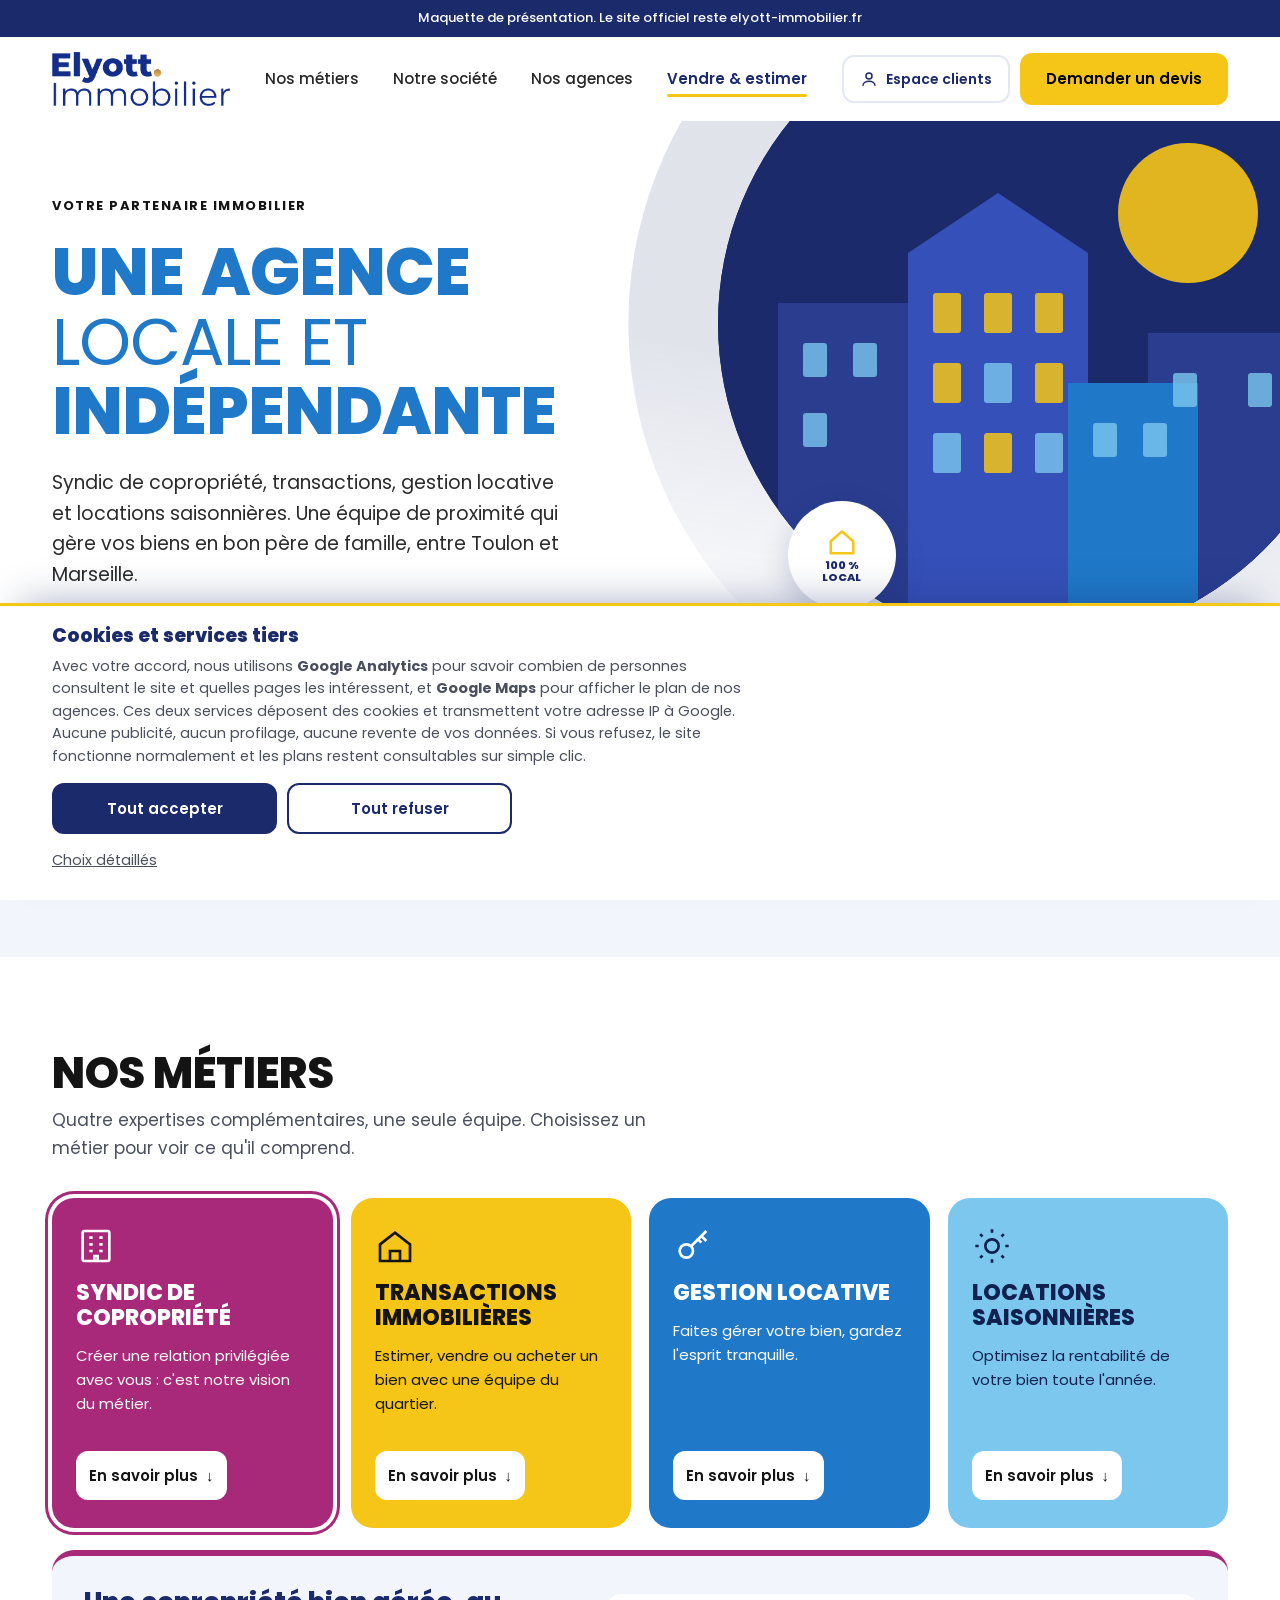
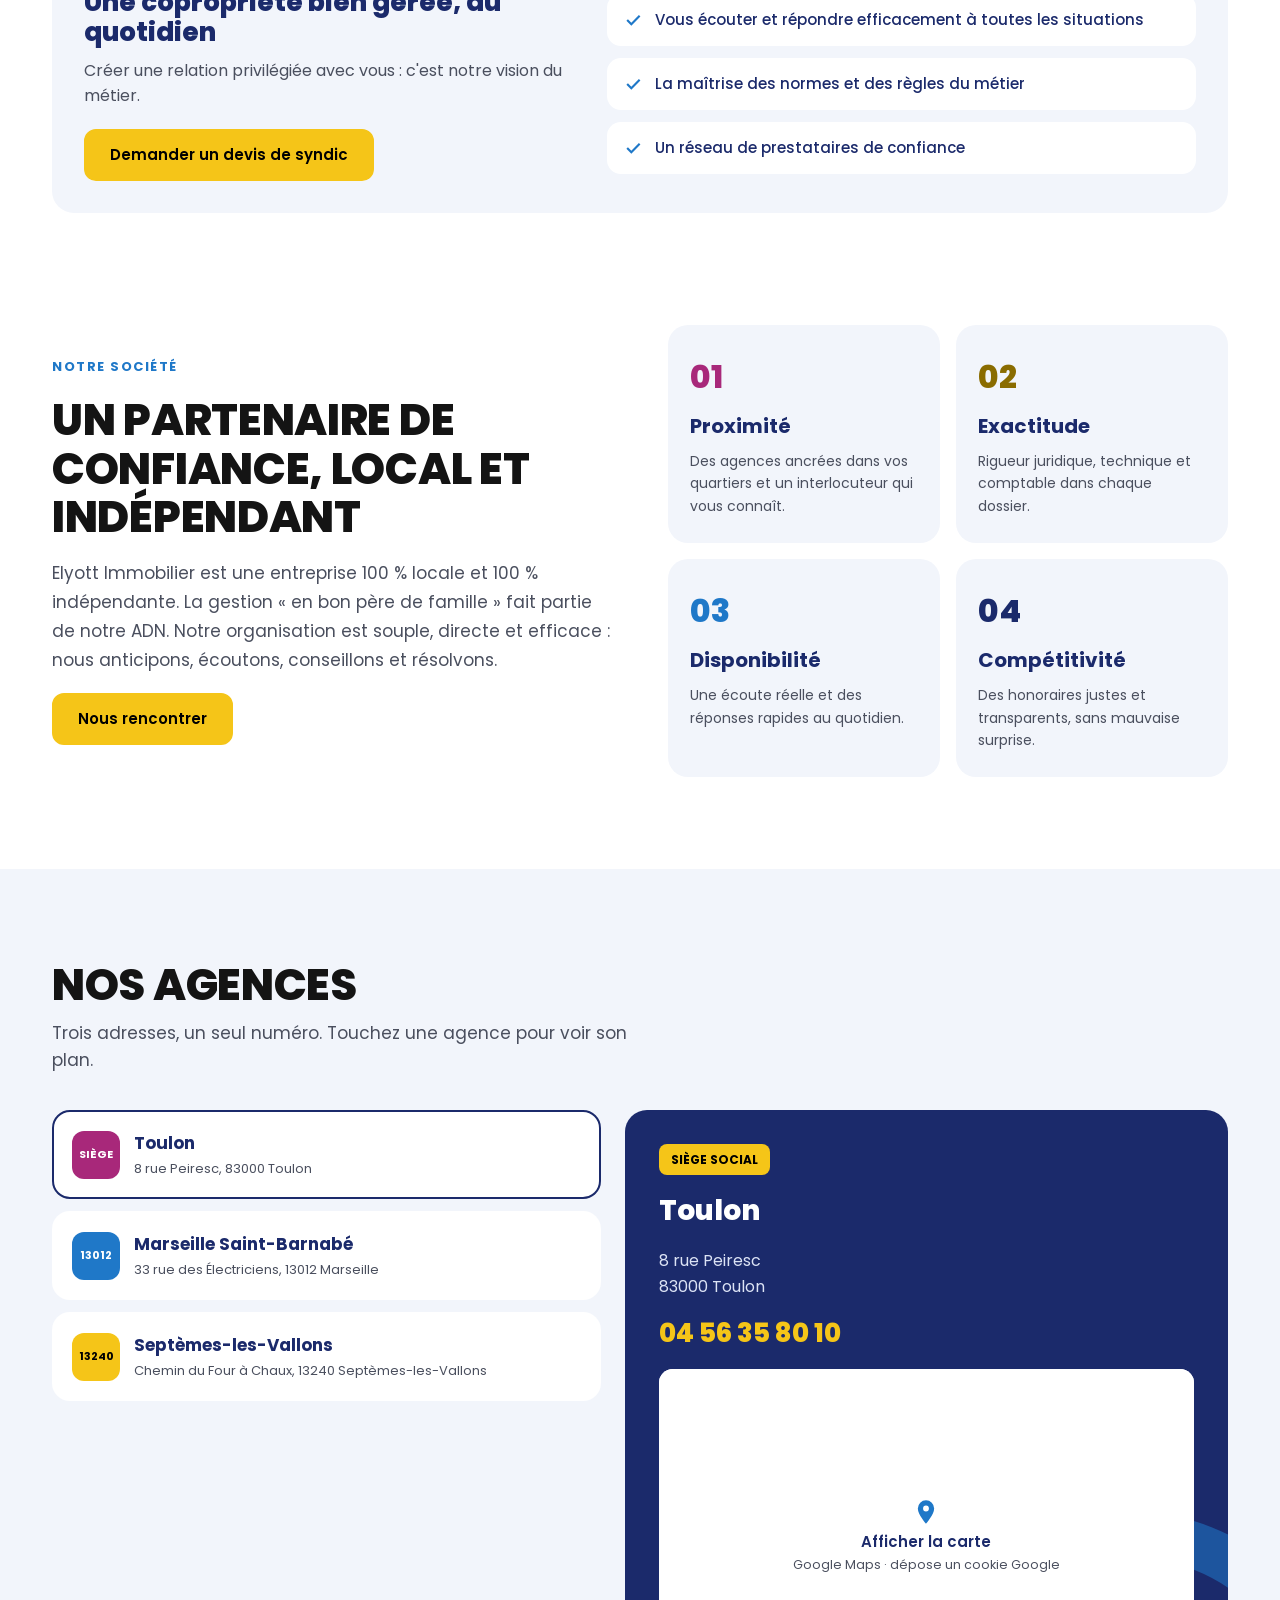
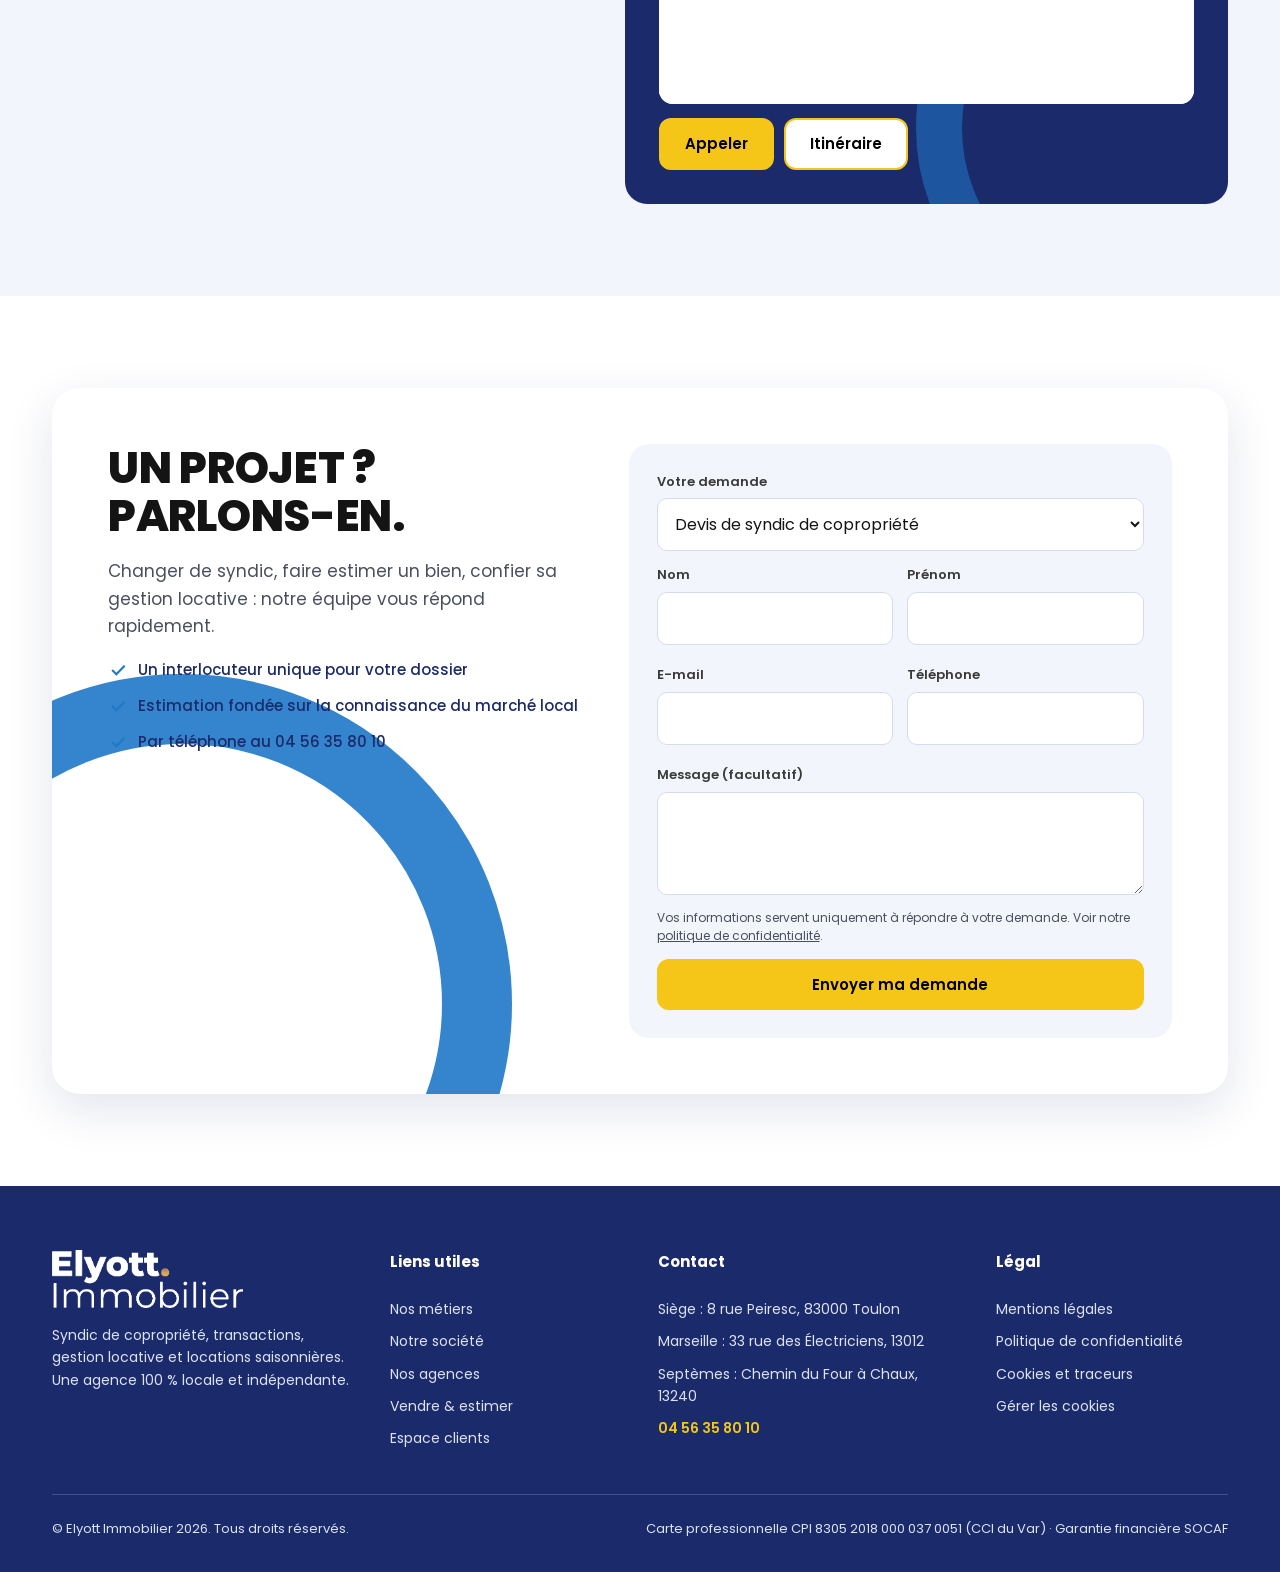
<file: index.html>
<!DOCTYPE html>
<html lang="fr">
<head>
<meta charset="utf-8">
<meta name="viewport" content="width=device-width, initial-scale=1">
<title>Elyott Immobilier — maquette de refonte</title>
<meta name="robots" content="noindex, nofollow">
<meta name="description" content="Elyott Immobilier : syndic de copropriété, transactions, gestion locative et locations saisonnières à Toulon, Marseille et Septèmes-les-Vallons.">
<link rel="preconnect" href="https://fonts.gstatic.com" crossorigin>
<link rel="preconnect" href="https://fonts.googleapis.com">
<link href="https://fonts.googleapis.com/css2?family=Poppins:wght@400;500;600;700;800&display=swap" rel="stylesheet">
<style>
:root{--navy:#1B2A6B;--blue:#1F78C8;--yellow:#F5C518;--magenta:#A8287A;--sky:#7CC7EE;--soft:#F2F5FB;--line:#E3E8F4;--ink:#141414;--mute:#4A4F5E}
*{box-sizing:border-box}
html{scroll-behavior:smooth;scroll-padding-top:84px;-webkit-text-size-adjust:100%}
body{margin:0;font-family:Poppins,Helvetica,Arial,sans-serif;color:var(--ink);background:#fff;line-height:1.6;-webkit-font-smoothing:antialiased}
a{color:inherit;text-decoration:none}
button,input,select,textarea{font-family:inherit}
button,a{-webkit-tap-highlight-color:transparent;touch-action:manipulation}
img{display:block;max-width:100%}
.wrap{max-width:1240px;margin:0 auto;padding:0 32px}
h1,h2,h3,p{margin:0}
h2{font-size:clamp(28px,4vw,44px);font-weight:800;line-height:1.1;letter-spacing:-.3px}
.eyebrow{font-size:13px;font-weight:700;letter-spacing:1.5px}
.btn{display:inline-flex;align-items:center;justify-content:center;gap:8px;min-height:48px;padding:12px 24px;border-radius:12px;border:2px solid var(--yellow);background:var(--yellow);color:#000;font-size:15px;font-weight:600;cursor:pointer;transition:transform .18s,box-shadow .18s,background .18s}
.btn.ghost{background:#fff}
.btn.navy{background:var(--navy);border-color:var(--navy);color:#fff}
.btn:active{transform:scale(.97)}
@media (hover:hover){.btn:hover{transform:translateY(-2px);box-shadow:0 8px 20px rgba(245,197,24,.35)}.btn.ghost:hover{background:#FFF8DA}.btn.navy:hover{box-shadow:0 8px 20px rgba(27,42,107,.3)}}
:focus-visible{outline:3px solid var(--blue);outline-offset:3px;border-radius:6px}

/* Header */
header{position:sticky;top:0;z-index:50;background:#fff;transition:box-shadow .25s}
header.scrolled{box-shadow:0 2px 18px rgba(27,42,107,.1)}
.bar{display:flex;align-items:center;justify-content:space-between;gap:20px;height:84px;transition:height .25s}
header.scrolled .bar{height:68px}
.logo img{height:54px;width:auto;transition:height .25s}
header.scrolled .logo img{height:44px}
nav.main{display:flex;gap:6px}
nav.main a{position:relative;padding:10px 14px;font-size:15px;font-weight:500;color:#262626;border-radius:10px}
nav.main a::after{content:"";position:absolute;left:14px;right:14px;bottom:4px;height:3px;border-radius:2px;background:var(--yellow);transform:scaleX(0);transform-origin:left;transition:transform .25s}
nav.main a:hover::after,nav.main a.active::after{transform:scaleX(1)}
nav.main a.active{color:var(--navy);font-weight:600}
.actions{display:flex;align-items:center;gap:10px}
.client{display:inline-flex;align-items:center;gap:8px;min-height:48px;padding:10px 16px;border:2px solid var(--line);border-radius:12px;font-size:14px;font-weight:600;color:var(--navy);transition:border-color .2s}
.client:hover{border-color:var(--navy)}
.burger{display:none;flex-direction:column;width:48px;height:48px;padding:0;border:0;border-radius:12px;background:var(--yellow);cursor:pointer;align-items:center;justify-content:center;-webkit-tap-highlight-color:transparent}
.burger span{display:block;width:20px;height:2.4px;background:#000;border-radius:2px;transition:transform .25s,opacity .2s}
.burger span+span{margin-top:5px}
.drawer{position:fixed;top:0;left:0;right:0;bottom:0;z-index:60;background:var(--navy);padding:0 20px 40px;overflow-y:auto;overscroll-behavior:contain;-webkit-overflow-scrolling:touch;transform:translateY(-12px);opacity:0;visibility:hidden;transition:opacity .2s,transform .2s,visibility .2s}
.drawer-in{min-height:calc(100% + 1px)}
.drawer-top{display:flex;align-items:center;justify-content:space-between;height:68px;margin-bottom:8px}
.drawer-top img{height:44px;width:auto}
.drawer-close{width:48px;height:48px;padding:0;border:0;border-radius:12px;background:var(--yellow);cursor:pointer;display:flex;align-items:center;justify-content:center;color:#000}
.drawer.open{transform:none;opacity:1;visibility:visible}
.drawer a.row{display:flex;justify-content:space-between;align-items:center;padding:16px 4px;border-bottom:1px solid rgba(255,255,255,.14);font-size:20px;font-weight:700;color:#fff}
.drawer a.row span{color:var(--yellow)}
.drawer .btn{width:100%;margin-top:22px}

/* Hero */
.hero{position:relative;overflow:hidden}
.hero .wrap{display:grid;grid-template-columns:minmax(0,1.05fr) minmax(0,1fr);gap:48px;align-items:center;padding-top:72px;padding-bottom:96px}
.hero-text{position:relative;z-index:2;display:flex;flex-direction:column;gap:22px}
h1{font-size:clamp(38px,5.4vw,66px);line-height:1.05;font-weight:400;color:var(--blue);letter-spacing:-1px}
h1 b{font-weight:800}
h1 .w{display:inline-block;opacity:0;transform:translateY(24px);animation:rise .7s cubic-bezier(.2,.7,.2,1) forwards}
@keyframes rise{to{opacity:1;transform:none}}
.lead{font-size:clamp(16px,1.5vw,19px);color:#2B2B2B;max-width:520px}
.cta{display:flex;flex-wrap:wrap;gap:12px;margin-top:6px}
.visual{position:relative;min-height:480px}
.disc{position:absolute;top:-190px;left:40px;width:640px;height:640px}
.halo{position:absolute;inset:0;border-radius:50%;transform:scale(1.28) rotate(10deg);background:linear-gradient(360deg,rgba(255,255,255,0) 2%,rgba(27,42,107,.13) 40%);animation:spin 40s linear infinite}
@keyframes spin{to{transform:scale(1.28) rotate(370deg)}}
.photo{position:absolute;inset:0;border-radius:50%;overflow:hidden;background:var(--navy)}
.photo svg{position:absolute;inset:0;width:100%;height:100%}
.badge{position:absolute;left:70px;bottom:34px;width:108px;height:108px;border-radius:50%;background:#fff;box-shadow:0 10px 30px rgba(27,42,107,.2);display:flex;flex-direction:column;align-items:center;justify-content:center;gap:2px;font-size:11px;font-weight:800;line-height:1.1;color:var(--navy);text-align:center;animation:float 5s ease-in-out infinite}
@keyframes float{50%{transform:translateY(-10px)}}

/* Je suis */
.who{background:var(--soft);padding:40px 0}
.who .wrap{display:flex;flex-direction:column;gap:18px}
.who h2{font-size:22px;color:var(--navy)}
.chips{display:flex;flex-wrap:wrap;gap:10px}
.chip{min-height:48px;padding:10px 18px;border-radius:999px;border:2px solid transparent;background:#fff;font-size:15px;font-weight:600;color:var(--navy);cursor:pointer;display:inline-flex;align-items:center;gap:10px;transition:border-color .2s,background .2s,transform .15s}
.chip i{width:10px;height:10px;border-radius:50%;background:var(--c)}
@media (hover:hover){.chip:hover{transform:translateY(-2px)}}
.chip[aria-pressed=true]{background:var(--navy);color:#fff}
.advice{display:grid;grid-template-rows:0fr;transition:grid-template-rows .35s ease}
.advice.open{grid-template-rows:1fr}
.advice>div{overflow:hidden}
.advice-card{background:#fff;border-radius:18px;padding:22px 24px;display:flex;flex-wrap:wrap;align-items:center;justify-content:space-between;gap:16px;border-left:0}
.advice-card p{flex:1 1 320px;font-size:16px;color:#2B2B2B}
.advice-card strong{color:var(--navy)}

/* Sections */
section.block{padding:92px 0}
.head{display:flex;flex-wrap:wrap;align-items:flex-end;justify-content:space-between;gap:20px;margin-bottom:36px}
.head p{font-size:17px;color:var(--mute);max-width:620px;margin-top:10px}
.reveal{opacity:0;transform:translateY(28px);transition:opacity .7s ease,transform .7s cubic-bezier(.2,.7,.2,1);transition-delay:var(--d,0s)}
.reveal.in{opacity:1;transform:none}

/* Métiers */
.cards{display:grid;grid-template-columns:repeat(4,minmax(0,1fr));gap:18px}
.card{position:relative;border:0;text-align:left;border-radius:22px;padding:28px 24px;min-height:330px;display:flex;flex-direction:column;gap:14px;background:var(--bg);color:var(--fg);cursor:pointer;transition:transform .25s,box-shadow .25s;font-size:15px}
@media (hover:hover){.card:hover{transform:translateY(-6px);box-shadow:0 18px 36px rgba(27,42,107,.18)}}
.card[aria-selected=true]{box-shadow:0 0 0 4px #fff,0 0 0 7px var(--bg)}
.card svg{width:40px;height:40px;stroke:currentColor;fill:none;stroke-width:1.6}
.card h3{font-size:22px;font-weight:800;line-height:1.15}
.card p{flex:1;line-height:1.6}
.card .more{display:flex;align-items:center;justify-content:center;gap:8px;background:#fff;color:#141414;border-radius:12px;padding:13px;font-weight:600}
.dots{display:none;justify-content:center;gap:6px;margin-top:14px}
.dots i{width:6px;height:6px;border-radius:3px;background:#CDD5E8;transition:width .25s,background .25s}
.dots i.on{width:22px;background:var(--navy)}
.detail{margin-top:22px;border-radius:22px;background:var(--soft);padding:32px;display:grid;grid-template-columns:minmax(0,1fr) minmax(0,1.2fr);gap:32px;align-items:center;border-top:6px solid var(--tone)}
.detail h3{font-size:26px;font-weight:800;line-height:1.15;color:var(--navy)}
.detail .sub{margin-top:10px;color:var(--mute)}
.detail .btn{margin-top:20px}
.detail ul{list-style:none;margin:0;padding:0;display:flex;flex-direction:column;gap:12px}
.detail li{display:flex;gap:12px;align-items:flex-start;background:#fff;border-radius:14px;padding:14px 16px;font-size:15px;font-weight:500;color:var(--navy);animation:rise .5s both}
.detail li svg{flex:0 0 20px;margin-top:2px;stroke:var(--blue);fill:none;stroke-width:2.6}

/* Société */
.about{display:grid;grid-template-columns:minmax(0,1fr) minmax(0,1fr);gap:56px;align-items:center}
.about-text{display:flex;flex-direction:column;gap:18px}
.about-text p.t{font-size:17px;color:var(--mute);line-height:1.7}
.values{display:grid;grid-template-columns:repeat(2,minmax(0,1fr));gap:16px}
.value{background:var(--soft);border-radius:20px;padding:26px 22px;display:flex;flex-direction:column;gap:8px;transition:transform .25s,background .25s}
@media (hover:hover){.value:hover{transform:translateY(-4px);background:#E8EEFA}}
.value b{font-size:32px;font-weight:800;color:var(--c)}
.value strong{font-size:20px;color:var(--navy)}
.value span{font-size:14px;color:var(--mute)}

/* Agences */
.agencies{background:var(--soft)}
.ag-grid{display:grid;grid-template-columns:minmax(0,1fr) minmax(0,1.1fr);gap:24px}
.ag-list{display:flex;flex-direction:column;gap:12px}
.ag-item{background:#fff;border:2px solid transparent;border-radius:18px;transition:border-color .2s,transform .2s}
.ag-item.on{border-color:var(--navy)}
@media (hover:hover){.ag-item:hover{transform:translateX(4px)}}
.ag{display:flex;align-items:center;gap:14px;width:100%;text-align:left;background:none;border:0;border-radius:16px;padding:18px;cursor:pointer;font-size:15px;color:inherit}
.ag .chev{display:none;flex:0 0 auto;margin-left:auto;color:var(--navy);transition:transform .3s}
.ag-body{display:none}
.ag .tag{flex:0 0 48px;height:48px;border-radius:12px;background:var(--c);color:var(--t,#fff);display:flex;align-items:center;justify-content:center;font-size:11px;font-weight:700}
.ag strong{display:block;font-size:17px;color:var(--navy)}
.ag small{font-size:13px;color:var(--mute)}
.ag-panel{background:var(--navy);color:#fff;border-radius:22px;padding:34px;display:flex;flex-direction:column;gap:14px;position:relative;overflow:hidden;min-height:300px}
.ag-panel::after{content:"";position:absolute;right:-120px;bottom:-140px;width:340px;height:340px;border-radius:50%;border:46px solid var(--blue);opacity:.55}
.ag-panel>*{position:relative;z-index:1}
.ag-panel h3{font-size:28px;font-weight:800}
.ag-panel .pill{align-self:flex-start;background:var(--yellow);color:#000;font-size:12px;font-weight:700;padding:6px 12px;border-radius:8px}
.ag-panel p{color:#DCE3F5}
.ag-panel .tel{font-size:26px;font-weight:800;color:var(--yellow)}
.ag-panel .row{display:flex;flex-wrap:wrap;gap:10px;margin-top:auto}

/* Contact */
.contact-card{position:relative;overflow:hidden;background:#fff;border-radius:28px;box-shadow:0 16px 48px rgba(27,42,107,.12);padding:56px;display:grid;grid-template-columns:minmax(0,1fr) minmax(0,1.15fr);gap:48px}
.contact-card::before{content:"";position:absolute;left:-200px;bottom:-240px;width:520px;height:520px;border-radius:50%;border:70px solid var(--blue);opacity:.9}
.contact-card>*{position:relative}
.contact-text{display:flex;flex-direction:column;gap:18px}
.contact-text ul{list-style:none;padding:0;margin:0;display:flex;flex-direction:column;gap:12px;font-size:15px;font-weight:500;color:var(--navy)}
.contact-text li{display:flex;gap:10px;align-items:center}
.contact-text li svg{flex:0 0 20px;stroke:var(--blue);fill:none;stroke-width:2.6}
form{background:var(--soft);border-radius:20px;padding:28px;display:grid;grid-template-columns:repeat(2,minmax(0,1fr));gap:14px}
label{display:flex;flex-direction:column;gap:6px;font-size:13px;font-weight:600;color:#3A3A3A}
label.full{grid-column:1/-1}
input,select,textarea{min-width:0;border:1.5px solid #D5DCEB;border-radius:10px;padding:13px;font-size:16px;background:#fff;color:var(--ink);transition:border-color .2s,box-shadow .2s}
input:focus,select:focus,textarea:focus{outline:0;border-color:var(--blue);box-shadow:0 0 0 4px rgba(31,120,200,.15)}
label.err input{border-color:#C0262D}
label em{font-style:normal;font-weight:500;color:#C0262D;min-height:0}
form .btn{grid-column:1/-1;width:100%}
form .note{grid-column:1/-1;font-size:12px;color:var(--mute);line-height:1.5}
form .note a{text-decoration:underline}
form .fail{grid-column:1/-1;font-size:14px;font-weight:600;color:#C0262D}
.done{grid-column:1/-1;display:flex;flex-direction:column;align-items:center;text-align:center;gap:12px;padding:28px 8px}
.done .ok{width:72px;height:72px;border-radius:50%;background:var(--yellow);display:flex;align-items:center;justify-content:center;animation:pop .5s cubic-bezier(.2,1.6,.4,1)}
@keyframes pop{from{transform:scale(0)}}
.done h3{font-size:22px;color:var(--navy)}
.done p{font-size:14px;color:var(--mute);max-width:380px}

/* Footer */
footer{background:var(--navy);color:#DCE3F5;padding:64px 0 32px;font-size:14px}
.foot{display:grid;grid-template-columns:1.3fr 1fr 1.3fr 1fr;gap:36px}
.foot img{height:58px;width:auto;margin-bottom:16px}
.foot h4{margin:0 0 14px;font-size:15px;color:#fff}
.foot nav,.foot .col{display:flex;flex-direction:column;gap:10px}
.foot a:hover{color:var(--yellow)}
.legal{margin-top:44px;padding-top:24px;border-top:1px solid rgba(220,227,245,.2);display:flex;flex-wrap:wrap;justify-content:space-between;gap:10px;font-size:13px}

.carte{position:relative;aspect-ratio:16/10;border-radius:14px;overflow:hidden;background:#fff}
.carte iframe{display:block;width:100%;height:100%;border:0}
.carte button{position:absolute;inset:0;width:100%;border:0;background:#fff;cursor:pointer;display:flex;flex-direction:column;align-items:center;justify-content:center;gap:4px;color:var(--navy);padding:12px}
.carte button svg{width:28px;height:28px;fill:var(--blue)}
.carte button b{font-size:15px;font-weight:600}
.carte button small{font-size:12.5px;color:var(--mute);text-align:center;line-height:1.35}
.cookies{position:fixed;left:0;right:0;bottom:0;z-index:80;background:#fff;border-top:3px solid var(--yellow);box-shadow:0 -18px 40px -22px rgba(27,42,107,.45);transform:translateY(102%);transition:transform .4s ease;padding:20px 20px 22px;max-height:92vh;overflow-y:auto;overscroll-behavior:contain}
.cookies.open{transform:none}
.cookies-in{max-width:1176px;margin:0 auto}
.cookies h2{font-size:19px;letter-spacing:0;color:var(--navy);margin-bottom:8px}
.cookies p{font-size:14.5px;line-height:1.55;color:var(--mute);max-width:78ch}
.ck-btns{display:grid;grid-template-columns:repeat(2,minmax(0,1fr));gap:10px;margin-top:16px;max-width:460px}
.ck-btns .btn{padding:12px 10px}
.btn.line{background:#fff;border-color:var(--navy);color:var(--navy)}
.ck-toggle{display:block;background:none;border:0;padding:12px 0 4px;min-height:44px;color:var(--mute);font-size:14.5px;text-decoration:underline;cursor:pointer}
.ck{border-top:1px solid var(--line);margin-top:10px;padding-top:14px;display:grid;gap:14px;max-width:620px}
.ck[hidden]{display:none}
.ck-l{display:flex;gap:14px;align-items:flex-start;justify-content:space-between}
.ck-l b,.ck-l label{font-size:15px;color:var(--navy);font-weight:600}
.ck-l p{font-size:13.5px}
.ck-l input{flex:0 0 auto;width:24px;height:24px;margin-top:2px;accent-color:var(--navy)}
.ck-l span{flex:0 0 auto;font-size:12px;font-weight:600;color:var(--mute);white-space:nowrap}
.ck a{font-size:13.5px;text-decoration:underline;color:var(--mute)}
.dock{display:none}
.top{position:fixed;right:24px;bottom:24px;z-index:40;width:48px;height:48px;border-radius:50%;border:0;background:var(--navy);color:#fff;cursor:pointer;opacity:0;pointer-events:none;transition:opacity .25s,transform .25s;transform:translateY(10px);box-shadow:0 8px 20px rgba(27,42,107,.3)}
.top.show{opacity:1;pointer-events:auto;transform:none}

@media (max-width:1020px){
  nav.main,.actions .client span,.actions .btn{display:none}
  .burger{display:flex}
  .client{width:48px;padding:0;justify-content:center}
  .bar{height:68px}.logo img,header.scrolled .logo img{height:44px}
  html{scroll-padding-top:76px;scroll-padding-bottom:92px}
  .wrap{padding:0 20px}
  .hero{--w:min(calc((100vw - 28px) * .7),320px)}
  .hero .wrap{grid-template-columns:minmax(0,1fr);gap:32px;padding-top:43px;padding-bottom:44px}
  .visual{order:-1;min-height:0;height:var(--w);margin-right:-6px}
  .disc{left:auto;right:calc(var(--w) * -.235);top:calc(-48px - var(--w) * .185);width:calc(var(--w) * 1.47);height:calc(var(--w) * 1.37)}
  .halo{inset:-15%;transform:none;background:linear-gradient(335deg,rgba(255,255,255,0) 30%,rgba(45,21,130,.12) 84%);animation:none}
  .photo{border-radius:50% 0 50% 50%}
  .badge{left:8.5%;top:75%;bottom:auto;width:23.7%;height:auto;aspect-ratio:1;font-size:10px}
  .badge svg{width:24px;height:24px}
  .cta .btn{flex:1 1 100%}
  section.block{padding:56px 0}
  .cards{display:flex;gap:14px;overflow-x:auto;scroll-snap-type:x mandatory;-webkit-overflow-scrolling:touch;overscroll-behavior-x:contain;margin:0 -20px;padding:12px max(9vw,calc(50vw - 170px)) 16px;scrollbar-width:none}
  .cards::-webkit-scrollbar{display:none}
  .card{flex:0 0 min(82vw,340px);scroll-snap-align:center;min-height:300px;transition:none}
  .card[aria-selected=true]{box-shadow:0 0 0 3px #fff,0 0 0 6px var(--bg)}
  .dots{display:flex}
  .detail,.about,.ag-grid,.contact-card{grid-template-columns:minmax(0,1fr)}
  .detail{padding:22px;gap:20px}
  .about{gap:32px}
  .contact-card{padding:28px 20px;gap:28px}
  .contact-card::before{display:none}
  form{grid-template-columns:minmax(0,1fr);padding:20px}
  .foot{grid-template-columns:repeat(2,minmax(0,1fr))}
  footer{padding-bottom:120px}
  .dock{position:fixed;left:0;right:0;bottom:0;z-index:40;display:flex;gap:10px;background:#fff;padding:10px 16px 14px;box-shadow:0 -4px 20px rgba(27,42,107,.14)}
  .dock .btn{flex:1;white-space:nowrap;padding:12px 10px}
  .top{display:none}
  .badge{animation:none}
  .reveal{transform:translateY(16px);transition-duration:.45s;transition-delay:0s}
  .ag-panel{display:none}
  .ag-item:hover{transform:none}
  .ag .chev{display:block}
  .ag-item.on .chev{transform:rotate(180deg)}
  .ag-body{display:grid;grid-template-rows:0fr;transition:grid-template-rows .35s ease}
  .ag-item.on .ag-body{grid-template-rows:1fr}
  .ag-clip{overflow:hidden;min-height:0}
  .ag-in{padding:2px 18px 18px;display:flex;flex-direction:column;gap:14px}
  .ag-in .tel{font-size:24px;font-weight:800;color:var(--navy);line-height:1.2}
  .ag-in .carte{border:1.5px solid var(--line)}
  .ag-in .carte button{background:var(--soft)}
  .ag-in .row{display:flex;gap:10px}
  .ag-in .row .btn{flex:1;padding:12px 10px}
  h2{letter-spacing:0}
}
@media (max-width:520px){.values{gap:10px}.value{padding:18px 14px}.value b{font-size:24px}.value strong{font-size:16px}.foot{grid-template-columns:minmax(0,1fr)}}
@media (prefers-reduced-motion:reduce){*,*::before,*::after{animation:none!important;transition:none!important}.reveal,h1 .w{opacity:1;transform:none}html{scroll-behavior:auto}}
</style>
</head>
<body>
<div style="background:#1B2A6B;color:#fff;text-align:center;font-size:13px;font-weight:500;padding:8px 16px">Maquette de présentation. Le site officiel reste elyott-immobilier.fr</div>

<header id="hdr">
  <div class="wrap bar">
    <a class="logo" href="#accueil" aria-label="Elyott Immobilier, accueil"><img src="wordmark.png" alt="Elyott Immobilier"></a>
    <nav class="main" aria-label="Navigation principale">
      <a href="#metiers">Nos métiers</a>
      <a href="#societe">Notre société</a>
      <a href="#agences">Nos agences</a>
      <a href="#contact">Vendre &amp; estimer</a>
    </nav>
    <div class="actions">
      <a class="client" href="https://extranet2.ics.fr/V5/connexion-elyott.html" target="_blank" rel="noopener" aria-label="Espace clients (extranet)"><svg width="18" height="18" viewBox="0 0 24 24" fill="none" stroke="currentColor" stroke-width="2" aria-hidden="true"><circle cx="12" cy="8" r="4"/><path d="M4 21c0-4 4-6 8-6s8 2 8 6"/></svg><span>Espace clients</span></a>
      <a class="btn" href="#contact" data-pick="Devis de syndic de copropriété">Demander un devis</a>
      <button class="burger" id="burger" aria-expanded="false" aria-controls="drawer" aria-label="Ouvrir le menu"><span></span><span></span><span></span></button>
    </div>
  </div>
</header>

<div class="drawer" id="drawer" role="dialog" aria-modal="true" aria-label="Menu">
<div class="drawer-in">
  <div class="drawer-top"><img src="wordmark-blanc.png" alt="Elyott Immobilier"><button class="drawer-close" id="closeMenu" type="button" aria-label="Fermer le menu"><svg width="22" height="22" viewBox="0 0 24 24" fill="none" stroke="currentColor" stroke-width="2.6" stroke-linecap="round" aria-hidden="true"><path d="M6 6l12 12M18 6L6 18"/></svg></button></div>
  <a class="row" href="#metiers">Nos métiers <span aria-hidden="true">→</span></a>
  <a class="row" href="#societe">Notre société <span aria-hidden="true">→</span></a>
  <a class="row" href="#agences">Nos agences <span aria-hidden="true">→</span></a>
  <a class="row" href="#contact">Vendre &amp; estimer <span aria-hidden="true">→</span></a>
  <a class="btn" href="https://extranet2.ics.fr/V5/connexion-elyott.html" target="_blank" rel="noopener">Espace clients</a>
</div>
</div>

<main>
<section class="hero" id="accueil">
  <div class="wrap">
    <div class="hero-text">
      <p class="eyebrow">VOTRE PARTENAIRE IMMOBILIER</p>
      <h1 id="title" aria-label="Une agence locale et indépendante"></h1>
      <p class="lead">Syndic de copropriété, transactions, gestion locative et locations saisonnières. Une équipe de proximité qui gère vos biens en bon père de famille, entre Toulon et Marseille.</p>
      <div class="cta">
        <a class="btn" href="#metiers">Découvrir nos métiers</a>
        <a class="btn ghost" href="#contact" data-pick="Estimation / vente d'un bien">Faire estimer mon bien</a>
      </div>
    </div>
    <div class="visual" aria-hidden="true">
      <div class="disc" id="disc">
        <div class="halo"></div>
        <div class="photo">
          <svg viewBox="0 0 640 640" preserveAspectRatio="xMidYMid slice">
            <rect width="640" height="640" fill="#1B2A6B"/>
            <circle cx="470" cy="210" r="70" fill="#F5C518" opacity=".9"/>
            <g fill="#2A3D8F"><rect x="60" y="300" width="150" height="340"/><rect x="430" y="330" width="170" height="310"/></g>
            <g fill="#3550B8"><rect x="190" y="250" width="180" height="390"/><path d="M190 250 L280 190 L370 250Z"/></g>
            <g fill="#1F78C8"><rect x="350" y="380" width="130" height="260"/></g>
            <g fill="#F5C518" opacity=".85"><rect x="215" y="290" width="28" height="40" rx="3"/><rect x="266" y="290" width="28" height="40" rx="3"/><rect x="317" y="290" width="28" height="40" rx="3"/><rect x="215" y="360" width="28" height="40" rx="3"/><rect x="317" y="360" width="28" height="40" rx="3"/><rect x="266" y="430" width="28" height="40" rx="3"/></g>
            <g fill="#7CC7EE" opacity=".8"><rect x="266" y="360" width="28" height="40" rx="3"/><rect x="215" y="430" width="28" height="40" rx="3"/><rect x="317" y="430" width="28" height="40" rx="3"/><rect x="85" y="340" width="24" height="34" rx="3"/><rect x="135" y="340" width="24" height="34" rx="3"/><rect x="85" y="410" width="24" height="34" rx="3"/><rect x="455" y="370" width="24" height="34" rx="3"/><rect x="530" y="370" width="24" height="34" rx="3"/><rect x="375" y="420" width="24" height="34" rx="3"/><rect x="425" y="420" width="24" height="34" rx="3"/></g>
          </svg>
        </div>
        <div class="badge"><svg width="30" height="30" viewBox="0 0 40 40" fill="none"><path d="M5 19 L20 6 L35 19 V35 H5 Z" stroke="#F5C518" stroke-width="3.4" stroke-linejoin="round"/></svg>100 %<br>LOCAL</div>
      </div>
    </div>
  </div>
</section>

<section class="who" aria-label="Accès rapide par profil">
  <div class="wrap">
    <h2>JE SUIS…</h2>
    <div class="chips" id="chips"></div>
    <div class="advice" id="advice"><div><div class="advice-card"><p id="adviceText"></p><a class="btn navy" id="adviceBtn" href="#contact"></a></div></div></div>
  </div>
</section>

<section class="block" id="metiers">
  <div class="wrap">
    <div class="head reveal">
      <div><h2>NOS MÉTIERS</h2><p>Quatre expertises complémentaires, une seule équipe. Choisissez un métier pour voir ce qu'il comprend.</p></div>
    </div>
    <div class="cards reveal" id="cards" role="tablist" aria-label="Nos métiers"></div>
    <div class="dots" id="dots" aria-hidden="true"></div>
    <div class="detail reveal" id="detail" role="tabpanel" aria-live="polite"></div>
  </div>
</section>

<section class="block" id="societe" style="padding-top:20px">
  <div class="wrap about">
    <div class="about-text reveal">
      <p class="eyebrow" style="color:var(--blue)">NOTRE SOCIÉTÉ</p>
      <h2>UN PARTENAIRE DE CONFIANCE, LOCAL ET INDÉPENDANT</h2>
      <p class="t">Elyott Immobilier est une entreprise 100 % locale et 100 % indépendante. La gestion « en bon père de famille » fait partie de notre ADN. Notre organisation est souple, directe et efficace : nous anticipons, écoutons, conseillons et résolvons.</p>
      <div><a class="btn" href="#contact">Nous rencontrer</a></div>
    </div>
    <div class="values">
      <div class="value reveal" style="--c:#A8287A"><b>01</b><strong>Proximité</strong><span>Des agences ancrées dans vos quartiers et un interlocuteur qui vous connaît.</span></div>
      <div class="value reveal" style="--c:#8A6C00;--d:.1s"><b>02</b><strong>Exactitude</strong><span>Rigueur juridique, technique et comptable dans chaque dossier.</span></div>
      <div class="value reveal" style="--c:#1F78C8;--d:.2s"><b>03</b><strong>Disponibilité</strong><span>Une écoute réelle et des réponses rapides au quotidien.</span></div>
      <div class="value reveal" style="--c:#1B2A6B;--d:.3s"><b>04</b><strong>Compétitivité</strong><span>Des honoraires justes et transparents, sans mauvaise surprise.</span></div>
    </div>
  </div>
</section>

<section class="block agencies" id="agences">
  <div class="wrap">
    <div class="head reveal"><div><h2>NOS AGENCES</h2><p>Trois adresses, un seul numéro. Touchez une agence pour voir son plan.</p></div></div>
    <div class="ag-grid reveal">
      <div class="ag-list" id="agList"></div>
      <div class="ag-panel" id="agPanel" aria-live="polite"></div>
    </div>
  </div>
</section>

<section class="block" id="contact">
  <div class="wrap">
    <div class="contact-card reveal">
      <div class="contact-text">
        <h2>UN PROJET ? PARLONS-EN.</h2>
        <p style="font-size:17px;color:var(--mute)">Changer de syndic, faire estimer un bien, confier sa gestion locative : notre équipe vous répond rapidement.</p>
        <ul>
          <li><svg width="20" height="20" viewBox="0 0 24 24"><path d="M5 12l5 5L20 7"/></svg>Un interlocuteur unique pour votre dossier</li>
          <li><svg width="20" height="20" viewBox="0 0 24 24"><path d="M5 12l5 5L20 7"/></svg>Estimation fondée sur la connaissance du marché local</li>
          <li><svg width="20" height="20" viewBox="0 0 24 24"><path d="M5 12l5 5L20 7"/></svg>Par téléphone au 04 56 35 80 10</li>
        </ul>
      </div>
      <form id="form" novalidate>
        <label class="full">Votre demande
          <select id="sujet" name="sujet">
            <option>Devis de syndic de copropriété</option>
            <option>Estimation / vente d'un bien</option>
            <option>Recherche d'un bien à acheter</option>
            <option>Gestion locative</option>
            <option>Location saisonnière</option>
            <option>Autre demande</option>
          </select>
        </label>
        <label>Nom<input name="nom" autocomplete="family-name" required><em></em></label>
        <label>Prénom<input name="prenom" autocomplete="given-name" required><em></em></label>
        <label>E-mail<input name="email" type="email" autocomplete="email" required><em></em></label>
        <label>Téléphone<input name="tel" type="tel" autocomplete="tel"><em></em></label>
        <label class="full">Message (facultatif)<textarea name="msg" rows="3"></textarea></label>
        <p class="note">Vos informations servent uniquement à répondre à votre demande. Voir notre <a href="politique-de-confidentialite.html">politique de confidentialité</a>.</p>
        <button class="btn" type="submit">Envoyer ma demande</button>
      </form>
    </div>
  </div>
</section>
</main>

<footer>
  <div class="wrap">
    <div class="foot">
      <div><img src="wordmark-blanc.png" alt="Elyott Immobilier"><p>Syndic de copropriété, transactions, gestion locative et locations saisonnières. Une agence 100 % locale et indépendante.</p></div>
      <nav aria-label="Liens utiles"><h4>Liens utiles</h4><a href="#metiers">Nos métiers</a><a href="#societe">Notre société</a><a href="#agences">Nos agences</a><a href="#contact">Vendre &amp; estimer</a><a href="https://extranet2.ics.fr/V5/connexion-elyott.html" target="_blank" rel="noopener">Espace clients</a></nav>
      <div class="col"><h4>Contact</h4><span>Siège : 8 rue Peiresc, 83000 Toulon</span><span>Marseille : 33 rue des Électriciens, 13012</span><span>Septèmes : Chemin du Four à Chaux, 13240</span><a href="tel:+33456358010" style="color:var(--yellow);font-weight:600">04 56 35 80 10</a></div>
      <nav aria-label="Informations légales"><h4>Légal</h4><a href="mentions-legales.html">Mentions légales</a><a href="politique-de-confidentialite.html">Politique de confidentialité</a><a href="politique-de-confidentialite.html#cookies">Cookies et traceurs</a><a href="#cookies-gestion" data-cookies-reopen>Gérer les cookies</a></nav>
    </div>
    <div class="legal"><span>© Elyott Immobilier 2026. Tous droits réservés.</span><span>Carte professionnelle CPI 8305 2018 000 037 0051 (CCI du Var) · Garantie financière SOCAF</span></div>
  </div>
</footer>

<div class="dock">
  <a class="btn navy" href="tel:+33456358010"><svg width="17" height="17" viewBox="0 0 24 24" fill="none" stroke="currentColor" stroke-width="2" aria-hidden="true"><path d="M22 16.9v3a2 2 0 0 1-2.2 2 19.8 19.8 0 0 1-8.6-3.1 19.5 19.5 0 0 1-6-6A19.8 19.8 0 0 1 2.1 4.2 2 2 0 0 1 4.1 2h3a2 2 0 0 1 2 1.7c.1.9.4 1.8.7 2.7a2 2 0 0 1-.5 2.1L8 9.8a16 16 0 0 0 6 6l1.3-1.3a2 2 0 0 1 2.1-.4c.9.3 1.8.6 2.7.7a2 2 0 0 1 1.7 2z"/></svg>Appeler</a>
  <a class="btn" href="#contact">Demander un devis</a>
</div>
<aside class="cookies" id="cookies" hidden aria-labelledby="ckTitre">
  <div class="cookies-in">
    <h2 id="ckTitre">Cookies et services tiers</h2>
    <p>Avec votre accord, nous utilisons <b>Google&nbsp;Analytics</b> pour savoir combien de personnes consultent le site et quelles pages les intéressent, et <b>Google&nbsp;Maps</b> pour afficher le plan de nos agences. Ces deux services déposent des cookies et transmettent votre adresse IP à Google. Aucune publicité, aucun profilage, aucune revente de vos données. Si vous refusez, le site fonctionne normalement et les plans restent consultables sur simple clic.</p>
    <div class="ck-btns">
      <button type="button" class="btn navy" id="ckAccept">Tout accepter</button>
      <button type="button" class="btn line" id="ckRefuse">Tout refuser</button>
    </div>
    <button type="button" class="ck-toggle" id="ckToggle" aria-expanded="false" aria-controls="ckDetails">Choix détaillés</button>
    <div class="ck" id="ckDetails" hidden>
      <div class="ck-l"><div><b>Fonctionnement du site</b><p>Mémorise uniquement votre choix ci-dessus. Indispensable, donc toujours actif.</p></div><span>Toujours actif</span></div>
      <div class="ck-l"><div><label for="ckAna">Mesure d'audience</label><p>Google Analytics (Google LLC, États-Unis) : 2 cookies, 13 mois maximum.</p></div><input type="checkbox" id="ckAna"></div>
      <div class="ck-l"><div><label for="ckMaps">Plans des agences</label><p>Google Maps (Google Ireland Limited) : affiche la carte de chaque agence. Cookies et durées définis par Google.</p></div><input type="checkbox" id="ckMaps"></div>
      <button type="button" class="btn" id="ckSave">Enregistrer mes choix</button>
      <a href="politique-de-confidentialite.html#cookies">Détail de chaque cookie et de sa durée</a>
    </div>
  </div>
</aside>
<button class="top" id="top" aria-label="Revenir en haut de la page"><svg width="20" height="20" viewBox="0 0 24 24" fill="none" stroke="currentColor" stroke-width="2.4" aria-hidden="true"><path d="M6 15l6-6 6 6"/></svg></button>

<script>
const $=s=>document.querySelector(s),$$=s=>[...document.querySelectorAll(s)];
const CHECK='<svg width="20" height="20" viewBox="0 0 24 24"><path d="M5 12l5 5L20 7"/></svg>';

/* Titre animé mot par mot */
[['UNE',1],['AGENCE',1],['LOCALE',0],['ET',0],['INDÉPENDANTE',1]].forEach(([w,b],i)=>{
  const s=document.createElement('span');s.className='w';s.style.animationDelay=(0.12*i+0.1)+'s';s.setAttribute('aria-hidden','true');
  s.innerHTML=(b?'<b>'+w+'</b>':w);$('#title').append(s,' ');
});

/* En-tête, menu mobile, retour en haut, parallaxe */
const hdr=$('#hdr'),burger=$('#burger'),drawer=$('#drawer'),disc=$('#disc'),topBtn=$('#top');
const wide=()=>matchMedia('(min-width:1021px)').matches;
const calm=matchMedia('(prefers-reduced-motion:reduce)').matches;
let ticking=false,wasScrolled=false,wasTop=false;
function onScroll(){
  ticking=false;const y=scrollY,sc=y>10,tp=y>700;
  if(sc!==wasScrolled){hdr.classList.toggle('scrolled',sc);wasScrolled=sc}
  if(tp!==wasTop){topBtn.classList.toggle('show',tp);wasTop=tp}
  if(wide()&&!calm&&y<900)disc.style.transform='translate3d(0,'+(y*0.12)+'px,0)';
}
addEventListener('scroll',()=>{if(!ticking){ticking=true;requestAnimationFrame(onScroll)}},{passive:true});
topBtn.onclick=()=>scrollTo({top:0,behavior:'smooth'});
function menu(open){
  drawer.classList.toggle('open',open);burger.setAttribute('aria-expanded',open);
  if(open)$('#closeMenu').focus({preventScroll:true});
}
$('#closeMenu').onclick=()=>menu(false);
burger.onclick=()=>menu(true);
drawer.addEventListener('click',e=>{if(e.target.closest('a'))menu(false)});
addEventListener('keydown',e=>{if(e.key==='Escape')menu(false)});
addEventListener('resize',()=>{if(wide()){menu(false);if(agSel<0)showAg(0)}else disc.style.transform='';if(mapsOn)loadMap()});

/* Apparition au défilement + lien actif */
const io=new IntersectionObserver(es=>es.forEach(e=>{if(e.isIntersecting){e.target.classList.add('in');io.unobserve(e.target)}}),{threshold:.12});
$$('.reveal').forEach(el=>io.observe(el));
const links=$$('nav.main a');
const spy=new IntersectionObserver(es=>es.forEach(e=>{if(e.isIntersecting)links.forEach(a=>a.classList.toggle('active',a.getAttribute('href')==='#'+e.target.id))}),{rootMargin:'-45% 0px -50% 0px'});
['metiers','societe','agences','contact'].forEach(id=>spy.observe(document.getElementById(id)));

/* Métiers */
const METIERS=[
 {id:'syndic',bg:'#A8287A',fg:'#fff',t:'SYNDIC DE COPROPRIÉTÉ',s:'Créer une relation privilégiée avec vous : c\'est notre vision du métier.',pick:'Devis de syndic de copropriété',cta:'Demander un devis de syndic',
  icon:'<rect x="4" y="3" width="16" height="18" rx="1"/><path d="M8 7h2M14 7h2M8 11h2M14 11h2M8 15h2M14 15h2M11 21v-3h2v3"/>',
  h:'Une copropriété bien gérée, au quotidien',pts:['Vous écouter et répondre efficacement à toutes les situations','La maîtrise des normes et des règles du métier','Un réseau de prestataires de confiance']},
 {id:'transactions',bg:'#F5C518',fg:'#141414',t:'TRANSACTIONS IMMOBILIÈRES',s:'Estimer, vendre ou acheter un bien avec une équipe du quartier.',pick:'Estimation / vente d\'un bien',cta:'Faire estimer mon bien',
  icon:'<path d="M3 11l9-7 9 7v10H3z"/><path d="M9 21v-6h6v6"/>',
  h:'Estimer, vendre ou acheter',pts:['Une véritable implantation locale','De nombreux acquéreurs issus des copropriétés que nous gérons','Une estimation de prix justifiée par la connaissance du marché','La maîtrise des environnements juridiques, techniques et comptables']},
 {id:'gestion',bg:'#1F78C8',fg:'#fff',t:'GESTION LOCATIVE',s:'Faites gérer votre bien, gardez l\'esprit tranquille.',pick:'Gestion locative',cta:'Confier mon bien en gestion',
  icon:'<circle cx="8" cy="15" r="4"/><path d="M11 12l9-9M17 6l3 3M15 8l2 2"/>',
  h:'Vos revenus locatifs entre de bonnes mains',pts:['Un service à taille humaine pour chaque propriétaire','Exigence, efficacité, transparence et sécurité','Votre confort et votre tranquillité d\'esprit']},
 {id:'saisonnier',bg:'#7CC7EE',fg:'#10204F',t:'LOCATIONS SAISONNIÈRES',s:'Optimisez la rentabilité de votre bien toute l\'année.',pick:'Location saisonnière',cta:'Louer mon bien en saisonnier',
  icon:'<circle cx="12" cy="12" r="4"/><path d="M12 2v2M12 20v2M2 12h2M20 12h2M4.9 4.9l1.4 1.4M17.7 17.7l1.4 1.4M4.9 19.1l1.4-1.4M17.7 6.3l1.4-1.4"/>',
  h:'Un service complet sur lequel vous appuyer',pts:['Un suivi rigoureux pour optimiser les périodes clés de l\'année','Transparence et efficacité à chaque étape','Une véritable expertise logistique, administrative et fiscale']}
];
const cards=$('#cards'),detail=$('#detail'),dots=$('#dots');
METIERS.forEach((m,i)=>{
  const b=document.createElement('button');b.className='card';b.type='button';b.setAttribute('role','tab');b.style.cssText='--bg:'+m.bg+';--fg:'+m.fg;
  b.innerHTML='<svg viewBox="0 0 24 24" aria-hidden="true">'+m.icon+'</svg><h3>'+m.t+'</h3><p>'+m.s+'</p><span class="more">En savoir plus <span aria-hidden="true">↓</span></span>';
  b.onclick=()=>showMetier(i,true);
  cards.append(b);dots.append(document.createElement('i'));
});
let metier=-1;
function centerCard(i){
  const c=cards.children[i];if(!c||cards.scrollWidth<=cards.clientWidth+2)return;
  const pr=cards.getBoundingClientRect(),cr=c.getBoundingClientRect();
  cards.scrollTo({left:cards.scrollLeft+(cr.left-pr.left)-(pr.width-cr.width)/2,behavior:calm?'auto':'smooth'});
}
function showMetier(i,center){
  if(center)centerCard(i);
  if(i===metier)return;metier=i;
  [...dots.children].forEach((d,k)=>d.classList.toggle('on',k===i));
  const m=METIERS[i];
  [...cards.children].forEach((c,k)=>c.setAttribute('aria-selected',k===i));
  detail.style.setProperty('--tone',m.bg);
  detail.innerHTML='<div><h3>'+m.h+'</h3><p class="sub">'+m.s+'</p><a class="btn" href="#contact" data-pick="'+m.pick.replace(/"/g,'&quot;')+'">'+m.cta+'</a></div><ul>'+m.pts.map((p,k)=>'<li style="animation-delay:'+(k*0.08)+'s">'+CHECK+'<span>'+p+'</span></li>').join('')+'</ul>';
}
showMetier(0);
/* Sur mobile : la carte amenée au centre en glissant devient la carte sélectionnée */
let settle;
cards.addEventListener('scroll',()=>{clearTimeout(settle);settle=setTimeout(()=>{
  if(cards.scrollWidth<=cards.clientWidth+2)return;
  const mid=cards.getBoundingClientRect().left+cards.clientWidth/2;let best=0,gap=1e9;
  [...cards.children].forEach((c,k)=>{const r=c.getBoundingClientRect(),g=Math.abs(r.left+r.width/2-mid);if(g<gap){gap=g;best=k}});
  showMetier(best);
},110)},{passive:true});

/* Je suis… */
const PROFILS=[
 {n:'Copropriétaire',c:'#A8287A',m:0,txt:'<strong>Votre immeuble mérite un syndic à l\'écoute.</strong> Retrouvez vos documents dans l\'<a href="https://extranet2.ics.fr/V5/connexion-elyott.html" target="_blank" rel="noopener" style="text-decoration:underline;color:var(--navy);font-weight:600">espace clients</a> ou demandez un devis pour changer de syndic.',cta:'Demander un devis de syndic',pick:'Devis de syndic de copropriété'},
 {n:'Propriétaire bailleur',c:'#1F78C8',m:2,txt:'<strong>Confiez-nous votre bien et gardez l\'esprit tranquille.</strong> Nous nous occupons de la gestion locative avec exigence et transparence.',cta:'Faire gérer mon bien',pick:'Gestion locative'},
 {n:'Vendeur',c:'#F5C518',m:1,txt:'<strong>Commencez par une estimation juste.</strong> Elle s\'appuie sur notre connaissance du marché local et sur les acquéreurs que nous connaissons déjà.',cta:'Faire estimer mon bien',pick:'Estimation / vente d\'un bien'},
 {n:'Acquéreur',c:'#F5C518',m:1,txt:'<strong>Vous cherchez à acheter entre Toulon et Marseille ?</strong> Décrivez-nous votre projet, nous vous recontactons avec les biens qui correspondent.',cta:'Décrire ma recherche',pick:'Recherche d\'un bien à acheter'},
 {n:'Propriétaire d\'une location de vacances',c:'#7CC7EE',m:3,txt:'<strong>Rentabilisez votre bien sur les périodes clés.</strong> Nous gérons la logistique, l\'administratif et le fiscal de votre location saisonnière.',cta:'Louer en saisonnier',pick:'Location saisonnière'}
];
const chips=$('#chips'),advice=$('#advice');let current=-1;
PROFILS.forEach((p,i)=>{
  const b=document.createElement('button');b.className='chip';b.type='button';b.style.setProperty('--c',p.c);b.setAttribute('aria-pressed','false');b.innerHTML='<i></i>'+p.n;
  b.onclick=()=>{
    current=current===i?-1:i;
    [...chips.children].forEach((c,k)=>c.setAttribute('aria-pressed',k===current));
    advice.classList.toggle('open',current>=0);
    if(current>=0){$('#adviceText').innerHTML=p.txt;const a=$('#adviceBtn');a.textContent=p.cta;a.dataset.pick=p.pick;showMetier(p.m,true)}
  };
  chips.append(b);
});

/* Agences */
const AG=[
 {n:'Toulon',tag:'SIÈGE',c:'#A8287A',g:'43.1267666,5.9286398',a:'8 rue Peiresc',v:'83000 Toulon',q:'8 Rue Peiresc 83000 Toulon'},
 {n:'Marseille Saint-Barnabé',tag:'13012',c:'#1F78C8',g:'43.3045560,5.4171544',a:'33 rue des Électriciens',v:'13012 Marseille',q:'33 Rue des Electriciens 13012 Marseille'},
 {n:'Septèmes-les-Vallons',tag:'13240',c:'#F5C518',t:'#000',g:'43.4074077,5.3695954',a:'Chemin du Four à Chaux',v:'13240 Septèmes-les-Vallons',q:'Chemin du Four à Chaux 13240 Septèmes-les-Vallons'}
];
const agList=$('#agList'),agPanel=$('#agPanel');
const PIN='<svg viewBox="0 0 24 24" aria-hidden="true"><path d="M12 2a7 7 0 0 0-7 7c0 5.2 7 13 7 13s7-7.8 7-13a7 7 0 0 0-7-7Zm0 9.5A2.5 2.5 0 1 1 12 6.5a2.5 2.5 0 0 1 0 5Z"/></svg>';
const agExtra=g=>'<div class="carte" data-coord="'+g.g+'" data-nom="'+g.n+'"><button type="button" aria-label="Afficher la carte Google Maps de l’agence de '+g.n+'">'+PIN+'<b>Afficher la carte</b><small>Google Maps · dépose un cookie Google</small></button></div>'
  +'<div class="row"><a class="btn" href="tel:+33456358010">Appeler</a><a class="btn ghost" target="_blank" rel="noopener noreferrer" href="https://www.google.com/maps/dir/?api=1&destination='+g.g+'">Itinéraire</a></div>';
AG.forEach((g,i)=>{
  const it=document.createElement('div');it.className='ag-item';
  it.innerHTML='<button class="ag" type="button" aria-expanded="false" aria-controls="agBody'+i+'" style="--c:'+g.c+(g.t?';--t:'+g.t:'')+'"><span class="tag">'+g.tag+'</span><span><strong>'+g.n+'</strong><small>'+g.a+', '+g.v+'</small></span><svg class="chev" width="22" height="22" viewBox="0 0 24 24" fill="none" stroke="currentColor" stroke-width="2.4" aria-hidden="true"><path d="M6 9l6 6 6-6"/></svg></button>'
    +'<div class="ag-body" id="agBody'+i+'"><div class="ag-clip"><div class="ag-in"><a class="tel" href="tel:+33456358010">04 56 35 80 10</a>'+agExtra(g)+'</div></div></div>';
  it.querySelector('.ag').onclick=()=>{
    if(!wide()&&agSel===i){showAg(-1);return}
    showAg(i);
    if(!wide())setTimeout(()=>it.scrollIntoView({block:'nearest',behavior:calm?'auto':'smooth'}),380);
  };
  agList.append(it);
});
let mapsOn=false,agSel=-1;
/* Charge le plan de l'agence ouverte, dans le bloc réellement affiché (liste sur mobile, panneau sur ordinateur) */
function loadMap(){
  $$('#agences .carte').forEach(c=>{
    if(c.querySelector('iframe')||c.offsetParent===null)return;
    if(c.closest('.ag-item')&&!c.closest('.ag-item').classList.contains('on'))return;
    const f=document.createElement('iframe');
    f.src='https://maps.google.com/maps?q='+encodeURIComponent(c.dataset.coord)+'&z=16&hl=fr&output=embed';
    f.title='Carte Google Maps de l’agence de '+c.dataset.nom;f.loading='lazy';f.referrerPolicy='no-referrer-when-downgrade';f.setAttribute('allowfullscreen','');
    c.innerHTML='';c.appendChild(f);
  });
}
function showAg(i){
  agSel=i;
  [...agList.children].forEach((it,k)=>{it.classList.toggle('on',k===i);it.querySelector('.ag').setAttribute('aria-expanded',k===i)});
  if(i<0)return;
  const g=AG[i];
  agPanel.innerHTML='<span class="pill">'+(i===0?'SIÈGE SOCIAL':'AGENCE')+'</span><h3>'+g.n+'</h3><p>'+g.a+'<br>'+g.v+'</p><span class="tel">04 56 35 80 10</span>'+agExtra(g);
  if(mapsOn)loadMap();
}
agList.addEventListener('click',e=>{if(e.target.closest('.carte button')){mapsOn=true;loadMap()}});
agPanel.addEventListener('click',e=>{if(e.target.closest('.carte button')){mapsOn=true;loadMap()}});
showAg(0);

/* Boutons qui présélectionnent la demande */
document.addEventListener('click',e=>{const a=e.target.closest('[data-pick]');if(a&&$('#sujet'))$('#sujet').value=a.dataset.pick});

/* Formulaire
   Envoi par Formspree : coller ci-dessous l'identifiant du formulaire (ex. "xayzabcd").
   Tant qu'il est vide, rien n'est envoyé et le site reste en mode présentation. */
const FORMSPREE_ID='';
const form=$('#form');
form.addEventListener('submit',async e=>{
  e.preventDefault();let ok=true;
  [['nom','Indiquez votre nom'],['prenom','Indiquez votre prénom'],['email','Indiquez un e-mail valide']].forEach(([n,msg])=>{
    const f=form.elements[n],bad=!f.value.trim()||(n==='email'&&!/^[^\s@]+@[^\s@]+\.[^\s@]+$/.test(f.value));
    f.parentElement.classList.toggle('err',bad);f.parentElement.querySelector('em').textContent=bad?msg:'';if(bad&&ok){f.focus();ok=false}
  });
  if(!ok)return;
  const d=Object.fromEntries(new FormData(form)),btn=form.querySelector('button[type=submit]');
  let sent=false;
  if(FORMSPREE_ID){
    btn.disabled=true;btn.textContent='Envoi en cours…';
    try{
      const r=await fetch('https://formspree.io/f/'+encodeURIComponent(FORMSPREE_ID),{method:'POST',headers:{'Content-Type':'application/json',Accept:'application/json'},
        body:JSON.stringify({_subject:'Site Elyott — '+d.sujet,Demande:d.sujet,Nom:d.nom,'Prénom':d.prenom,email:d.email,'Téléphone':d.tel||'—',Message:d.msg||'—'})});
      sent=r.ok;
    }catch(_){sent=false}
    if(!sent){
      btn.disabled=false;btn.textContent='Envoyer ma demande';
      let f=form.querySelector('.fail');if(!f){f=document.createElement('p');f.className='fail';btn.before(f)}
      f.textContent='L\'envoi n\'a pas abouti. Réessayez ou appelez-nous au 04 56 35 80 10.';return;
    }
  }
  form.innerHTML='<div class="done"><div class="ok"><svg width="34" height="34" viewBox="0 0 24 24" fill="none" stroke="#000" stroke-width="2.8"><path d="M5 12l5 5L20 7"/></svg></div><h3></h3><p></p><button class="btn ghost" type="button" id="again">Faire une autre demande</button></div>';
  form.querySelector('h3').textContent=sent?'Merci '+d.prenom.trim()+', votre demande est envoyée.':'Merci '+d.prenom.trim()+', votre demande est prête.';
  form.querySelector('p').textContent=sent?'Objet : '+d.sujet+'. Notre équipe vous recontacte rapidement.':'Objet : '+d.sujet+'. Version de présentation : l\'envoi vers l\'agence sera activé à la mise en ligne.';
  $('#again').onclick=()=>location.reload();
});
form.addEventListener('input',e=>{const l=e.target.closest('label.err');if(l){l.classList.remove('err');l.querySelector('em').textContent=''}});

/* Consentement aux cookies (règles CNIL) :
   aucun traceur avant acceptation, refuser est aussi simple qu'accepter,
   choix conservé 6 mois, retirable à tout moment via « Gérer les cookies ». */
const GA_MEASUREMENT_ID='[G-XXXXXXXXXX À COMPLÉTER]'; /* tant qu'il est entre crochets, Google Analytics n'est pas chargé */
const CK='ely_consent',SIX_MOIS=1000*60*60*24*182;
function readConsent(){try{const o=JSON.parse(localStorage.getItem(CK)||'null');if(!o||typeof o.date!=='number')return null;if(Date.now()-o.date>SIX_MOIS){localStorage.removeItem(CK);return null}return o}catch(e){return null}}
(function(){
  const bar=$('#cookies'),det=$('#ckDetails'),tog=$('#ckToggle'),ana=$('#ckAna'),maps=$('#ckMaps');
  let gaLoaded=false;
  function loadGA(){
    if(gaLoaded||!GA_MEASUREMENT_ID||GA_MEASUREMENT_ID[0]==='[')return;gaLoaded=true;
    const sc=document.createElement('script');sc.async=true;sc.src='https://www.googletagmanager.com/gtag/js?id='+encodeURIComponent(GA_MEASUREMENT_ID);document.head.appendChild(sc);
    window.dataLayer=window.dataLayer||[];function gtag(){window.dataLayer.push(arguments)}window.gtag=gtag;
    gtag('js',new Date());gtag('config',GA_MEASUREMENT_ID,{anonymize_ip:true,allow_google_signals:false,allow_ad_personalization_signals:false});
  }
  const open=()=>{bar.hidden=false;requestAnimationFrame(()=>bar.classList.add('open'))};
  const close=()=>{bar.classList.remove('open');setTimeout(()=>{bar.hidden=true},450)};
  function apply(a,m){
    try{localStorage.setItem(CK,JSON.stringify({analytics:!!a,cartes:!!m,date:Date.now()}))}catch(e){}
    if(a)loadGA();
    if(m){mapsOn=true;loadMap()}
    close();
  }
  const c=readConsent();
  if(!c)setTimeout(open,700);else{if(c.analytics){loadGA();ana.checked=true}if(c.cartes){maps.checked=true;mapsOn=true;loadMap()}}
  $('#ckAccept').onclick=()=>{ana.checked=maps.checked=true;apply(true,true)};
  $('#ckRefuse').onclick=()=>{ana.checked=maps.checked=false;apply(false,false)};
  $('#ckSave').onclick=()=>apply(ana.checked,maps.checked);
  function details(show){det.hidden=!show;tog.setAttribute('aria-expanded',String(show));tog.textContent=show?'Masquer les choix détaillés':'Choix détaillés'}
  tog.onclick=()=>details(det.hidden);
  function reopen(){const k=readConsent();ana.checked=!!(k&&k.analytics);maps.checked=!!(k&&k.cartes);details(true);open()}
  $$('[data-cookies-reopen]').forEach(el=>el.addEventListener('click',e=>{e.preventDefault();reopen()}));
  if(location.hash==='#cookies-gestion')setTimeout(reopen,300);
})();
</script>
</body>
</html>
</file>
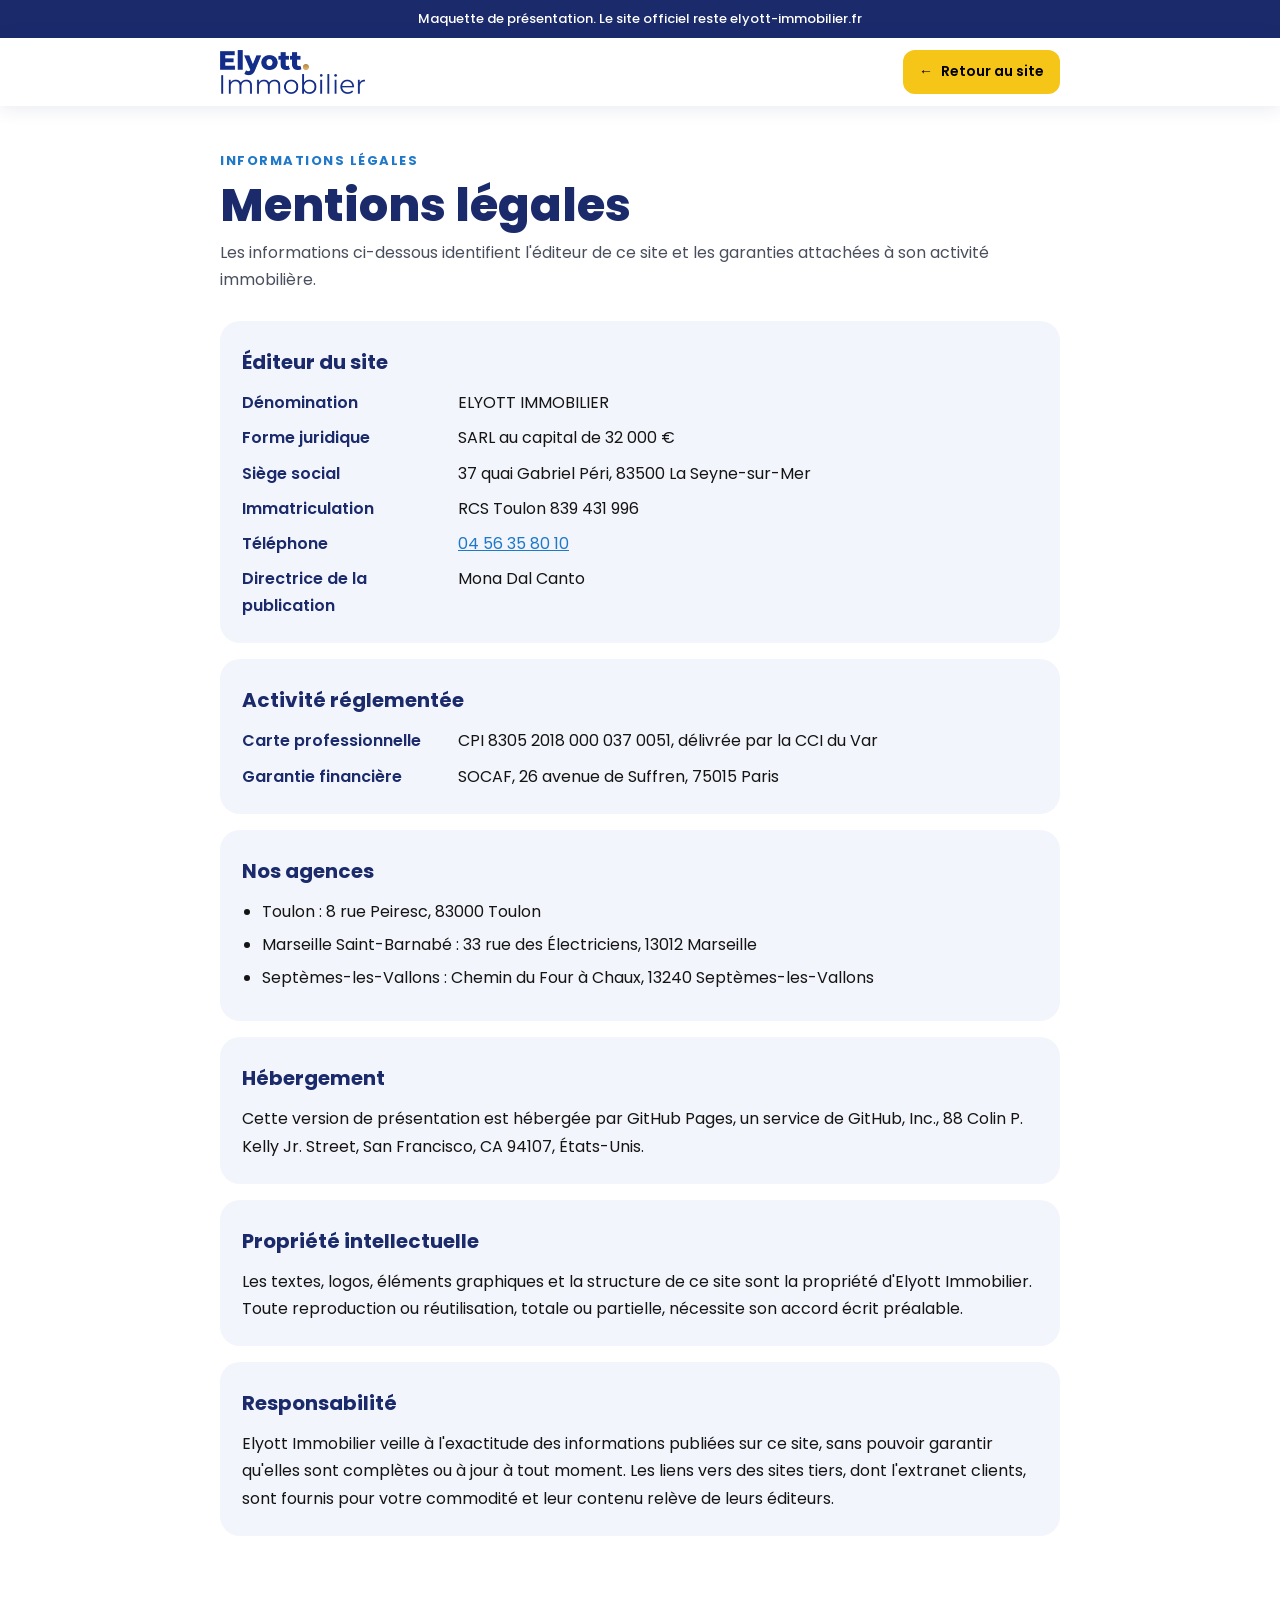
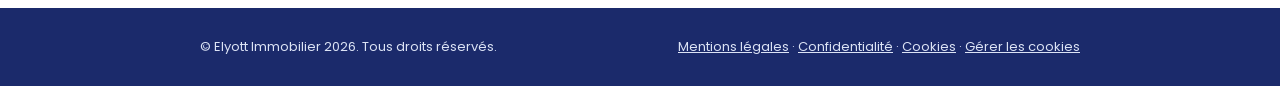
<file: mentions-legales.html>
<!DOCTYPE html>
<html lang="fr">
<head>
<meta charset="utf-8">
<meta name="viewport" content="width=device-width, initial-scale=1">
<title>Mentions légales — Elyott Immobilier</title>
<meta name="robots" content="noindex, nofollow">
<link rel="preconnect" href="https://fonts.googleapis.com">
<link href="https://fonts.googleapis.com/css2?family=Poppins:wght@400;500;600;700;800&display=swap" rel="stylesheet">
<link rel="stylesheet" href="legal.css">
</head>
<body>
<div class="demo">Maquette de présentation. Le site officiel reste elyott-immobilier.fr</div>
<header><div class="bar"><a href="index.html" aria-label="Elyott Immobilier, accueil"><img src="wordmark.png" alt="Elyott Immobilier"></a><a class="back" href="index.html"><span aria-hidden="true">←</span> Retour au site</a></div></header>
<main>
<p class="eyebrow">INFORMATIONS LÉGALES</p>
<h1>Mentions légales</h1>
<p class="intro">Les informations ci-dessous identifient l'éditeur de ce site et les garanties attachées à son activité immobilière.</p>

<section><h2>Éditeur du site</h2><dl>
<dt>Dénomination</dt><dd>ELYOTT IMMOBILIER</dd>
<dt>Forme juridique</dt><dd>SARL au capital de 32 000 €</dd>
<dt>Siège social</dt><dd>37 quai Gabriel Péri, 83500 La Seyne-sur-Mer</dd>
<dt>Immatriculation</dt><dd>RCS Toulon 839 431 996</dd>
<dt>Téléphone</dt><dd><a href="tel:+33456358010">04 56 35 80 10</a></dd>
<dt>Directrice de la publication</dt><dd>Mona Dal Canto</dd>
</dl></section>
<section><h2>Activité réglementée</h2><dl>
<dt>Carte professionnelle</dt><dd>CPI 8305 2018 000 037 0051, délivrée par la CCI du Var</dd>
<dt>Garantie financière</dt><dd>SOCAF, 26 avenue de Suffren, 75015 Paris</dd>
</dl></section>
<section><h2>Nos agences</h2><ul>
<li>Toulon : 8 rue Peiresc, 83000 Toulon</li>
<li>Marseille Saint-Barnabé : 33 rue des Électriciens, 13012 Marseille</li>
<li>Septèmes-les-Vallons : Chemin du Four à Chaux, 13240 Septèmes-les-Vallons</li>
</ul></section>
<section><h2>Hébergement</h2><p>Cette version de présentation est hébergée par GitHub Pages, un service de GitHub, Inc., 88 Colin P. Kelly Jr. Street, San Francisco, CA 94107, États-Unis.</p></section>
<section><h2>Propriété intellectuelle</h2><p>Les textes, logos, éléments graphiques et la structure de ce site sont la propriété d'Elyott Immobilier. Toute reproduction ou réutilisation, totale ou partielle, nécessite son accord écrit préalable.</p></section>
<section><h2>Responsabilité</h2><p>Elyott Immobilier veille à l'exactitude des informations publiées sur ce site, sans pouvoir garantir qu'elles sont complètes ou à jour à tout moment. Les liens vers des sites tiers, dont l'extranet clients, sont fournis pour votre commodité et leur contenu relève de leurs éditeurs.</p></section>

</main>
<footer><div><span>© Elyott Immobilier 2026. Tous droits réservés.</span><span><a href="mentions-legales.html">Mentions légales</a> · <a href="politique-de-confidentialite.html">Confidentialité</a> · <a href="politique-de-confidentialite.html#cookies">Cookies</a> · <a href="index.html#cookies-gestion">Gérer les cookies</a></span></div></footer>
</body>
</html>
</file>
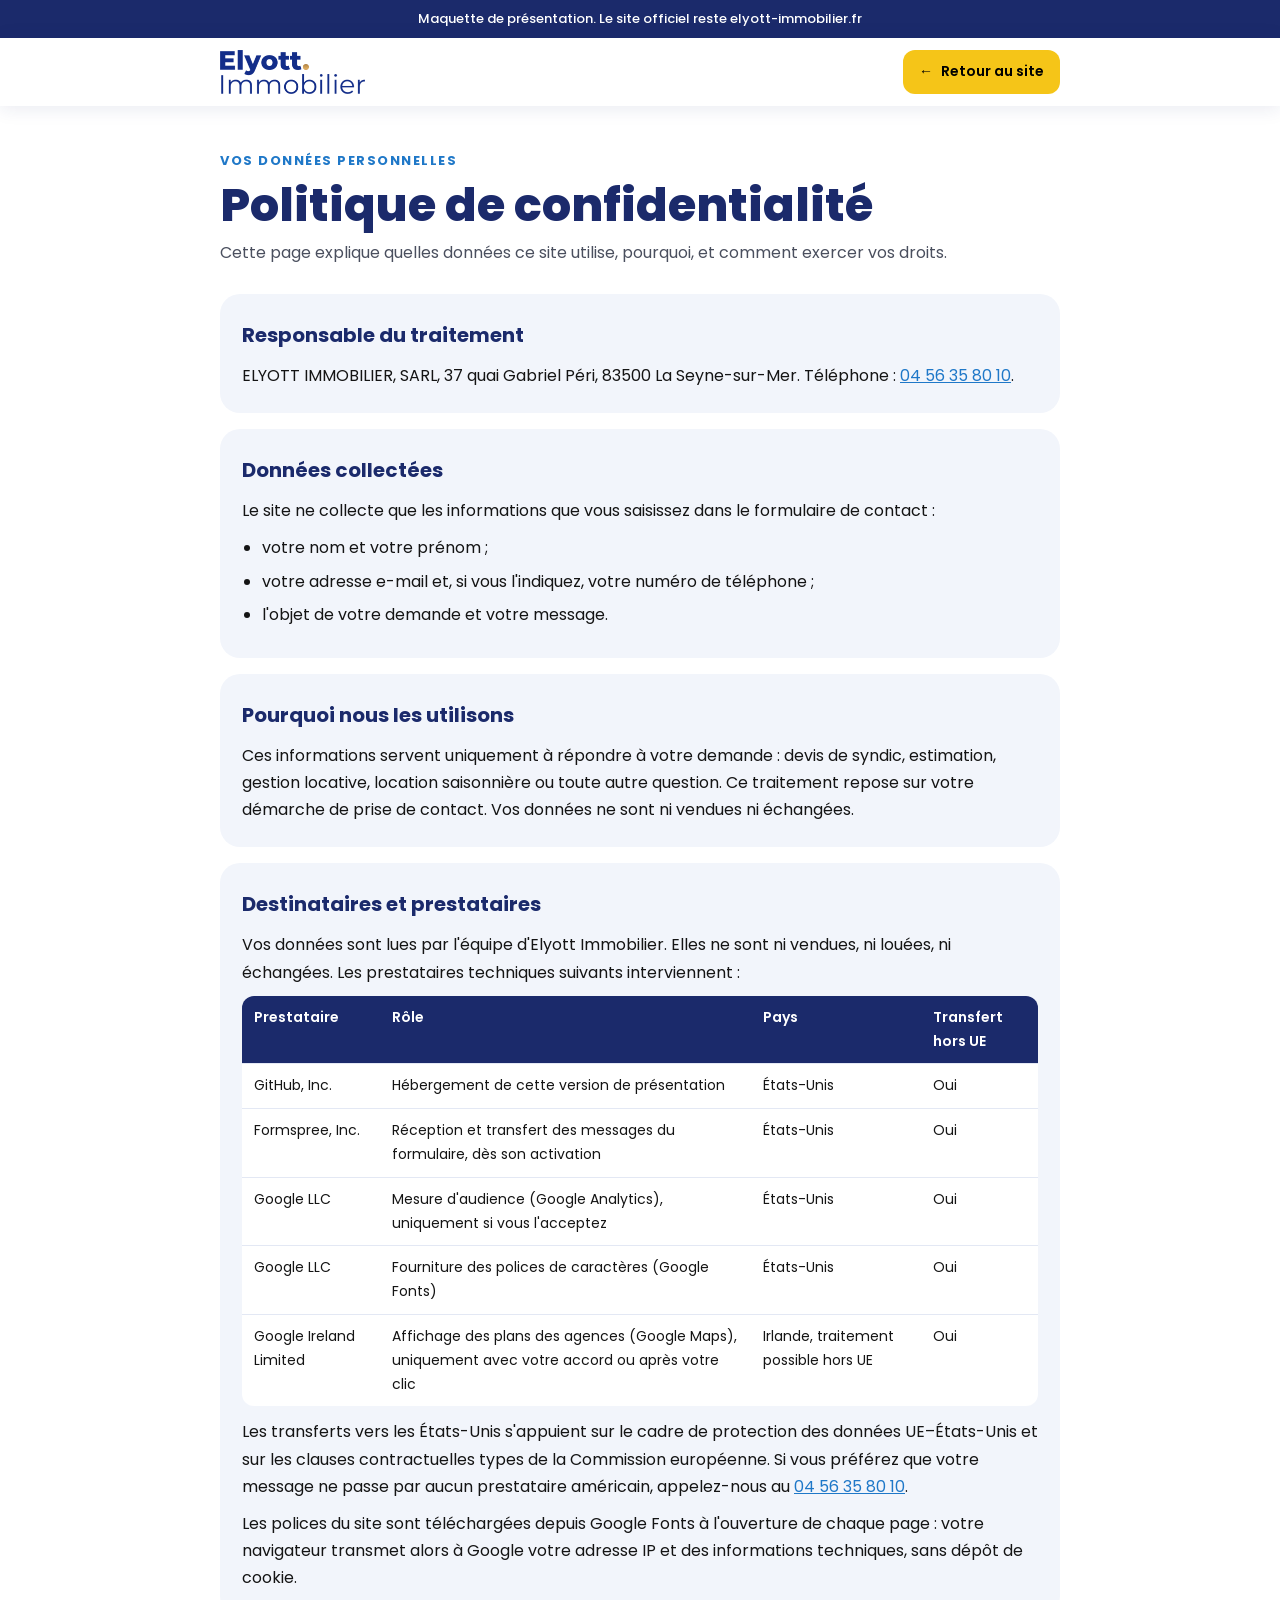
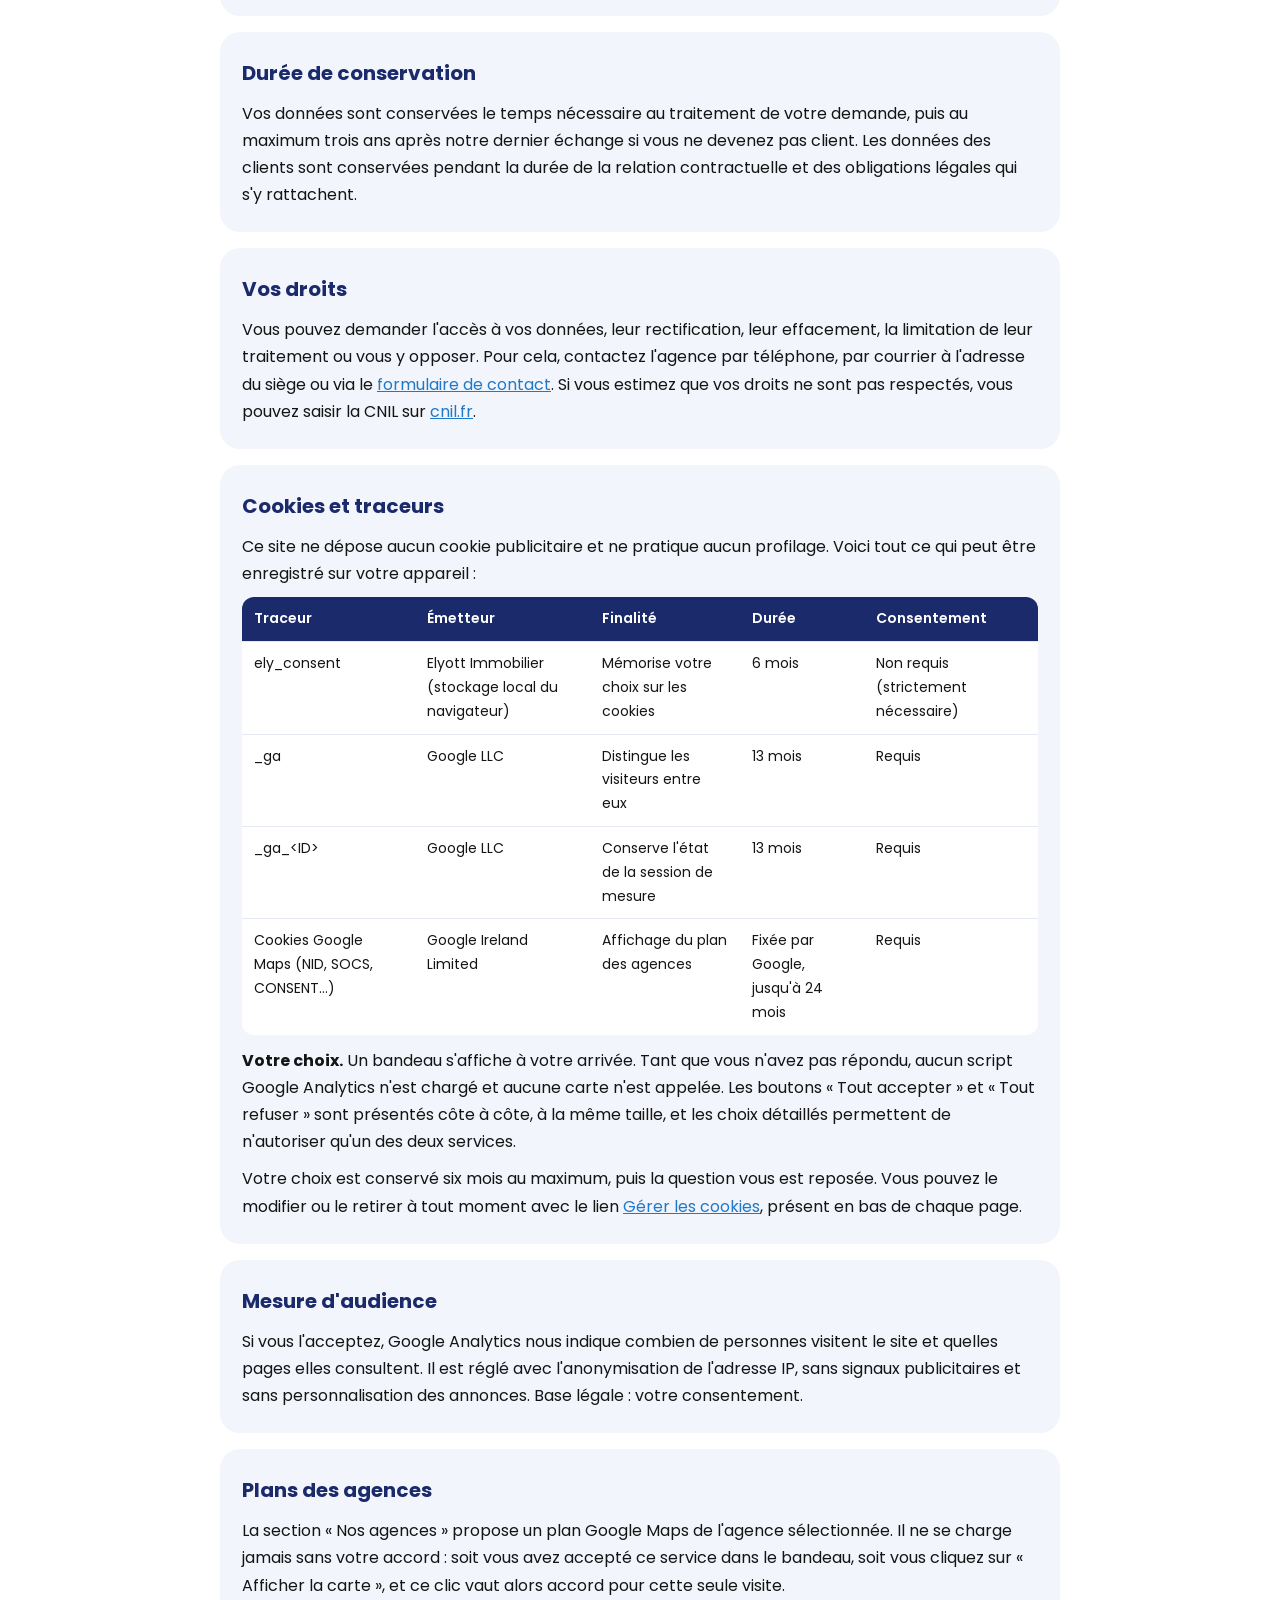
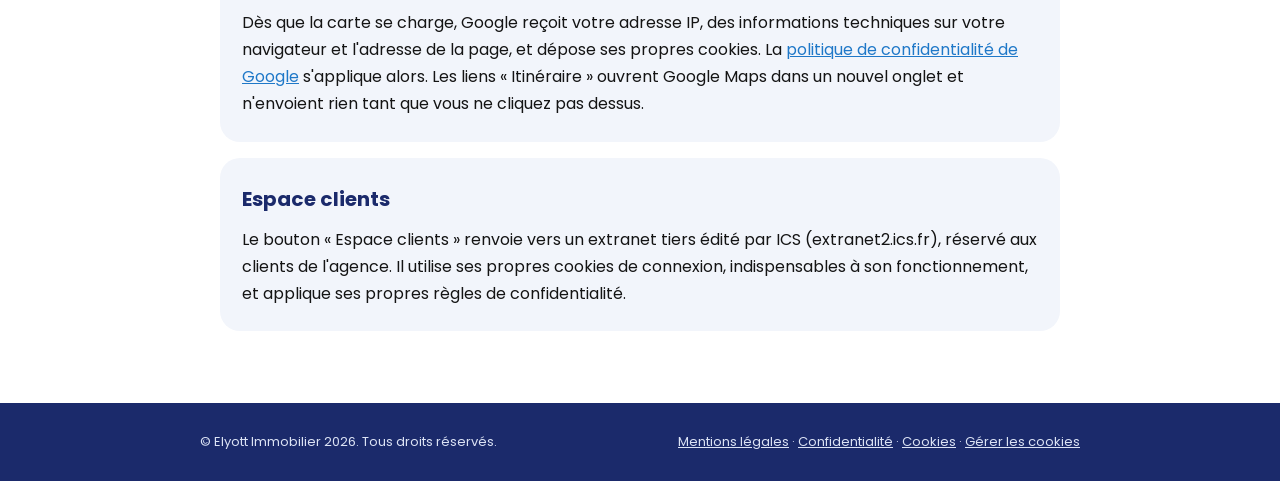
<file: politique-de-confidentialite.html>
<!DOCTYPE html>
<html lang="fr">
<head>
<meta charset="utf-8">
<meta name="viewport" content="width=device-width, initial-scale=1">
<title>Politique de confidentialité — Elyott Immobilier</title>
<meta name="robots" content="noindex, nofollow">
<link rel="preconnect" href="https://fonts.googleapis.com">
<link href="https://fonts.googleapis.com/css2?family=Poppins:wght@400;500;600;700;800&display=swap" rel="stylesheet">
<link rel="stylesheet" href="legal.css">
</head>
<body>
<div class="demo">Maquette de présentation. Le site officiel reste elyott-immobilier.fr</div>
<header><div class="bar"><a href="index.html" aria-label="Elyott Immobilier, accueil"><img src="wordmark.png" alt="Elyott Immobilier"></a><a class="back" href="index.html"><span aria-hidden="true">←</span> Retour au site</a></div></header>
<main>
<p class="eyebrow">VOS DONNÉES PERSONNELLES</p>
<h1>Politique de confidentialité</h1>
<p class="intro">Cette page explique quelles données ce site utilise, pourquoi, et comment exercer vos droits.</p>

<section><h2>Responsable du traitement</h2><p>ELYOTT IMMOBILIER, SARL, 37 quai Gabriel Péri, 83500 La Seyne-sur-Mer. Téléphone : <a href="tel:+33456358010">04 56 35 80 10</a>.</p></section>
<section><h2>Données collectées</h2><p>Le site ne collecte que les informations que vous saisissez dans le formulaire de contact :</p><ul>
<li>votre nom et votre prénom ;</li><li>votre adresse e-mail et, si vous l'indiquez, votre numéro de téléphone ;</li><li>l'objet de votre demande et votre message.</li></ul></section>
<section><h2>Pourquoi nous les utilisons</h2><p>Ces informations servent uniquement à répondre à votre demande : devis de syndic, estimation, gestion locative, location saisonnière ou toute autre question. Ce traitement repose sur votre démarche de prise de contact. Vos données ne sont ni vendues ni échangées.</p></section>
<section><h2>Destinataires et prestataires</h2><p>Vos données sont lues par l'équipe d'Elyott Immobilier. Elles ne sont ni vendues, ni louées, ni échangées. Les prestataires techniques suivants interviennent :</p>
<div class="tbl"><table>
<thead><tr><th>Prestataire</th><th>Rôle</th><th>Pays</th><th>Transfert hors UE</th></tr></thead>
<tbody>
<tr><td>GitHub, Inc.</td><td>Hébergement de cette version de présentation</td><td>États-Unis</td><td>Oui</td></tr>
<tr><td>Formspree, Inc.</td><td>Réception et transfert des messages du formulaire, dès son activation</td><td>États-Unis</td><td>Oui</td></tr>
<tr><td>Google LLC</td><td>Mesure d'audience (Google Analytics), uniquement si vous l'acceptez</td><td>États-Unis</td><td>Oui</td></tr>
<tr><td>Google LLC</td><td>Fourniture des polices de caractères (Google Fonts)</td><td>États-Unis</td><td>Oui</td></tr>
<tr><td>Google Ireland Limited</td><td>Affichage des plans des agences (Google Maps), uniquement avec votre accord ou après votre clic</td><td>Irlande, traitement possible hors UE</td><td>Oui</td></tr>
</tbody></table></div>
<p>Les transferts vers les États-Unis s'appuient sur le cadre de protection des données UE–États-Unis et sur les clauses contractuelles types de la Commission européenne. Si vous préférez que votre message ne passe par aucun prestataire américain, appelez-nous au <a href="tel:+33456358010">04 56 35 80 10</a>.</p>
<p>Les polices du site sont téléchargées depuis Google Fonts à l'ouverture de chaque page : votre navigateur transmet alors à Google votre adresse IP et des informations techniques, sans dépôt de cookie.</p></section>
<section><h2>Durée de conservation</h2><p>Vos données sont conservées le temps nécessaire au traitement de votre demande, puis au maximum trois ans après notre dernier échange si vous ne devenez pas client. Les données des clients sont conservées pendant la durée de la relation contractuelle et des obligations légales qui s'y rattachent.</p></section>
<section><h2>Vos droits</h2><p>Vous pouvez demander l'accès à vos données, leur rectification, leur effacement, la limitation de leur traitement ou vous y opposer. Pour cela, contactez l'agence par téléphone, par courrier à l'adresse du siège ou via le <a href="index.html#contact">formulaire de contact</a>. Si vous estimez que vos droits ne sont pas respectés, vous pouvez saisir la CNIL sur <a href="https://www.cnil.fr" target="_blank" rel="noopener">cnil.fr</a>.</p></section>
<section id="cookies"><h2>Cookies et traceurs</h2><p>Ce site ne dépose aucun cookie publicitaire et ne pratique aucun profilage. Voici tout ce qui peut être enregistré sur votre appareil :</p>
<div class="tbl"><table>
<thead><tr><th>Traceur</th><th>Émetteur</th><th>Finalité</th><th>Durée</th><th>Consentement</th></tr></thead>
<tbody>
<tr><td>ely_consent</td><td>Elyott Immobilier (stockage local du navigateur)</td><td>Mémorise votre choix sur les cookies</td><td>6 mois</td><td>Non requis (strictement nécessaire)</td></tr>
<tr><td>_ga</td><td>Google LLC</td><td>Distingue les visiteurs entre eux</td><td>13 mois</td><td>Requis</td></tr>
<tr><td>_ga_&lt;ID&gt;</td><td>Google LLC</td><td>Conserve l'état de la session de mesure</td><td>13 mois</td><td>Requis</td></tr>
<tr><td>Cookies Google Maps (NID, SOCS, CONSENT…)</td><td>Google Ireland Limited</td><td>Affichage du plan des agences</td><td>Fixée par Google, jusqu'à 24 mois</td><td>Requis</td></tr>
</tbody></table></div>
<p><strong>Votre choix.</strong> Un bandeau s'affiche à votre arrivée. Tant que vous n'avez pas répondu, aucun script Google Analytics n'est chargé et aucune carte n'est appelée. Les boutons « Tout accepter » et « Tout refuser » sont présentés côte à côte, à la même taille, et les choix détaillés permettent de n'autoriser qu'un des deux services.</p>
<p>Votre choix est conservé six mois au maximum, puis la question vous est reposée. Vous pouvez le modifier ou le retirer à tout moment avec le lien <a href="index.html#cookies-gestion">Gérer les cookies</a>, présent en bas de chaque page.</p></section>
<section><h2>Mesure d'audience</h2><p>Si vous l'acceptez, Google Analytics nous indique combien de personnes visitent le site et quelles pages elles consultent. Il est réglé avec l'anonymisation de l'adresse IP, sans signaux publicitaires et sans personnalisation des annonces. Base légale : votre consentement.</p></section>
<section><h2>Plans des agences</h2><p>La section « Nos agences » propose un plan Google Maps de l'agence sélectionnée. Il ne se charge jamais sans votre accord : soit vous avez accepté ce service dans le bandeau, soit vous cliquez sur « Afficher la carte », et ce clic vaut alors accord pour cette seule visite.</p>
<p>Dès que la carte se charge, Google reçoit votre adresse IP, des informations techniques sur votre navigateur et l'adresse de la page, et dépose ses propres cookies. La <a href="https://policies.google.com/privacy" target="_blank" rel="noopener">politique de confidentialité de Google</a> s'applique alors. Les liens « Itinéraire » ouvrent Google Maps dans un nouvel onglet et n'envoient rien tant que vous ne cliquez pas dessus.</p></section>
<section><h2>Espace clients</h2><p>Le bouton « Espace clients » renvoie vers un extranet tiers édité par ICS (extranet2.ics.fr), réservé aux clients de l'agence. Il utilise ses propres cookies de connexion, indispensables à son fonctionnement, et applique ses propres règles de confidentialité.</p></section>
</main>
<footer><div><span>© Elyott Immobilier 2026. Tous droits réservés.</span><span><a href="mentions-legales.html">Mentions légales</a> · <a href="politique-de-confidentialite.html">Confidentialité</a> · <a href="politique-de-confidentialite.html#cookies">Cookies</a> · <a href="index.html#cookies-gestion">Gérer les cookies</a></span></div></footer>
</body>
</html>
</file>
<file: legal.css>
:root{--navy:#1B2A6B;--blue:#1F78C8;--yellow:#F5C518;--soft:#F2F5FB;--mute:#4A4F5E}
*{box-sizing:border-box}
html{-webkit-text-size-adjust:100%;scroll-behavior:smooth;scroll-padding-top:90px}
body{margin:0;font-family:Poppins,Helvetica,Arial,sans-serif;color:#141414;background:#fff;line-height:1.7;-webkit-font-smoothing:antialiased}
a{color:var(--blue)}
.demo{background:var(--navy);color:#fff;text-align:center;font-size:13px;font-weight:500;padding:8px 16px}
header{position:sticky;top:0;z-index:10;background:#fff;box-shadow:0 2px 18px rgba(27,42,107,.1)}
.bar{max-width:880px;margin:0 auto;padding:0 20px;height:68px;display:flex;align-items:center;justify-content:space-between;gap:16px}
.bar img{height:44px;width:auto;display:block}
.back{display:inline-flex;align-items:center;gap:8px;min-height:44px;padding:8px 16px;border-radius:12px;background:var(--yellow);color:#000;font-size:14px;font-weight:600;text-decoration:none;white-space:nowrap}
main{max-width:880px;margin:0 auto;padding:44px 20px 72px}
.eyebrow{margin:0;font-size:13px;font-weight:700;letter-spacing:1.5px;color:var(--blue)}
h1{margin:8px 0 8px;font-size:clamp(30px,6vw,46px);font-weight:800;line-height:1.1;color:var(--navy)}
.intro{margin:0 0 28px;color:var(--mute)}
section{background:var(--soft);border-radius:20px;padding:24px 22px;margin-top:16px}
h2{margin:0 0 10px;font-size:20px;font-weight:700;color:var(--navy)}
p{margin:0 0 10px}p:last-child{margin-bottom:0}
dl{margin:0;display:grid;grid-template-columns:minmax(0,200px) minmax(0,1fr);gap:8px 16px}
dt{font-weight:600;color:var(--navy)}dd{margin:0}
ul{margin:0;padding-left:20px}li{margin-bottom:6px}
footer{background:var(--navy);color:#DCE3F5;font-size:13px;padding:28px 20px}
footer div{max-width:880px;margin:0 auto;display:flex;flex-wrap:wrap;gap:8px 22px;justify-content:space-between}
footer a{color:#DCE3F5}
:focus-visible{outline:3px solid var(--blue);outline-offset:3px;border-radius:6px}
@media (max-width:560px){dl{grid-template-columns:minmax(0,1fr);gap:2px}dd{margin-bottom:10px}main{padding-top:32px}}
.tbl{overflow-x:auto;margin:6px 0 12px;-webkit-overflow-scrolling:touch}
table{border-collapse:collapse;width:100%;min-width:560px;font-size:14px;background:#fff;border-radius:12px;overflow:hidden}
th,td{text-align:left;vertical-align:top;padding:10px 12px;border-bottom:1px solid #E3E8F4}
th{background:var(--navy);color:#fff;font-weight:600}
tr:last-child td{border-bottom:0}
</file>
